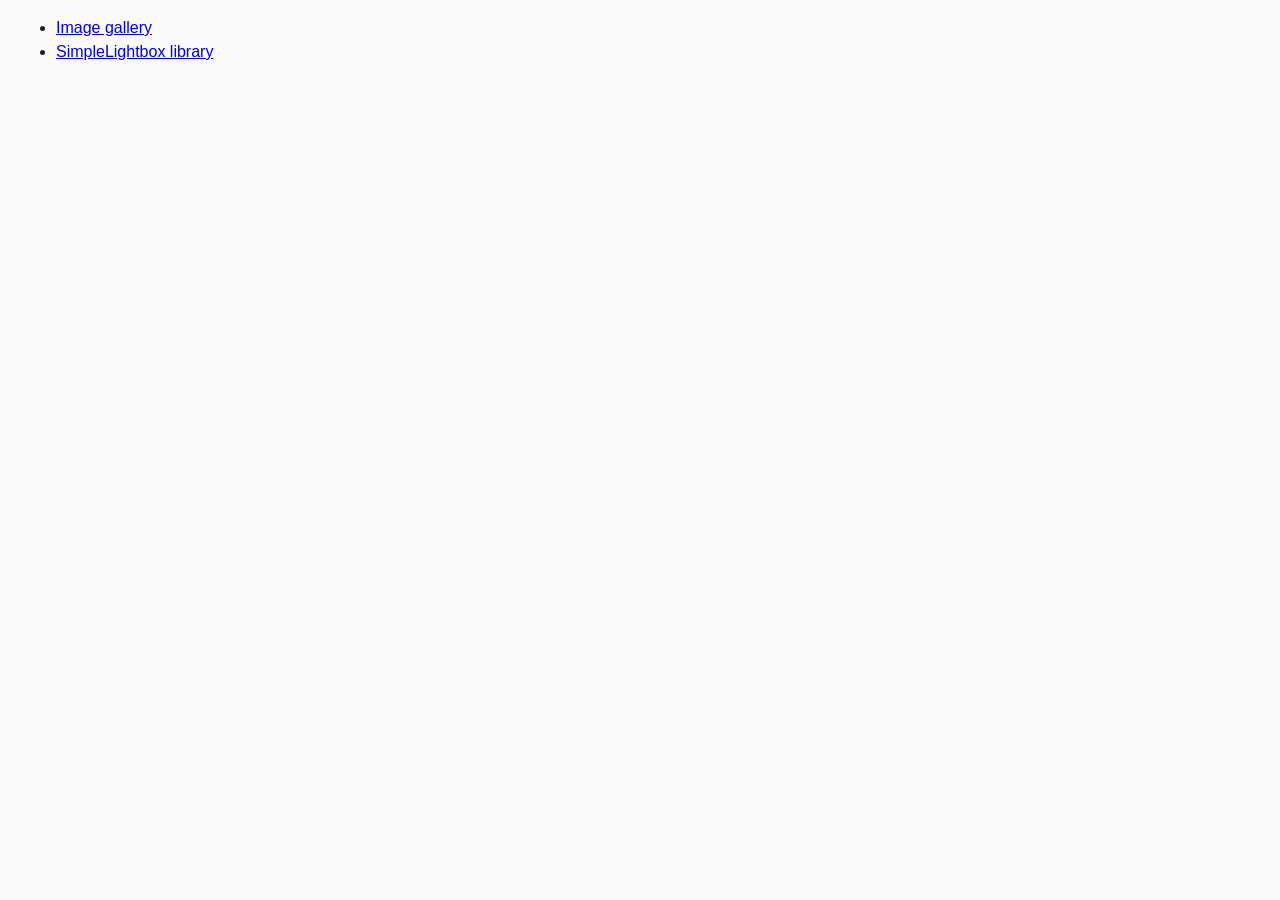
<file: index.html>
<!DOCTYPE html>
<html lang="en">
  <head>
    <meta charset="UTF-8" />
    <meta name="viewport" content="width=device-width, initial-scale=1.0" />
    <meta http-equiv="X-UA-Compatible" content="ie=edge" />
    <title>Homework 7</title>
    <link rel="stylesheet" href="css/common.css" />
  </head>
  <body>
    <ul>
      <li><a href="01-gallery.html">Image gallery</a></li>
      <li><a href="02-lightbox.html">SimpleLightbox library</a></li>
    </ul>
  </body>
</html>
</file>
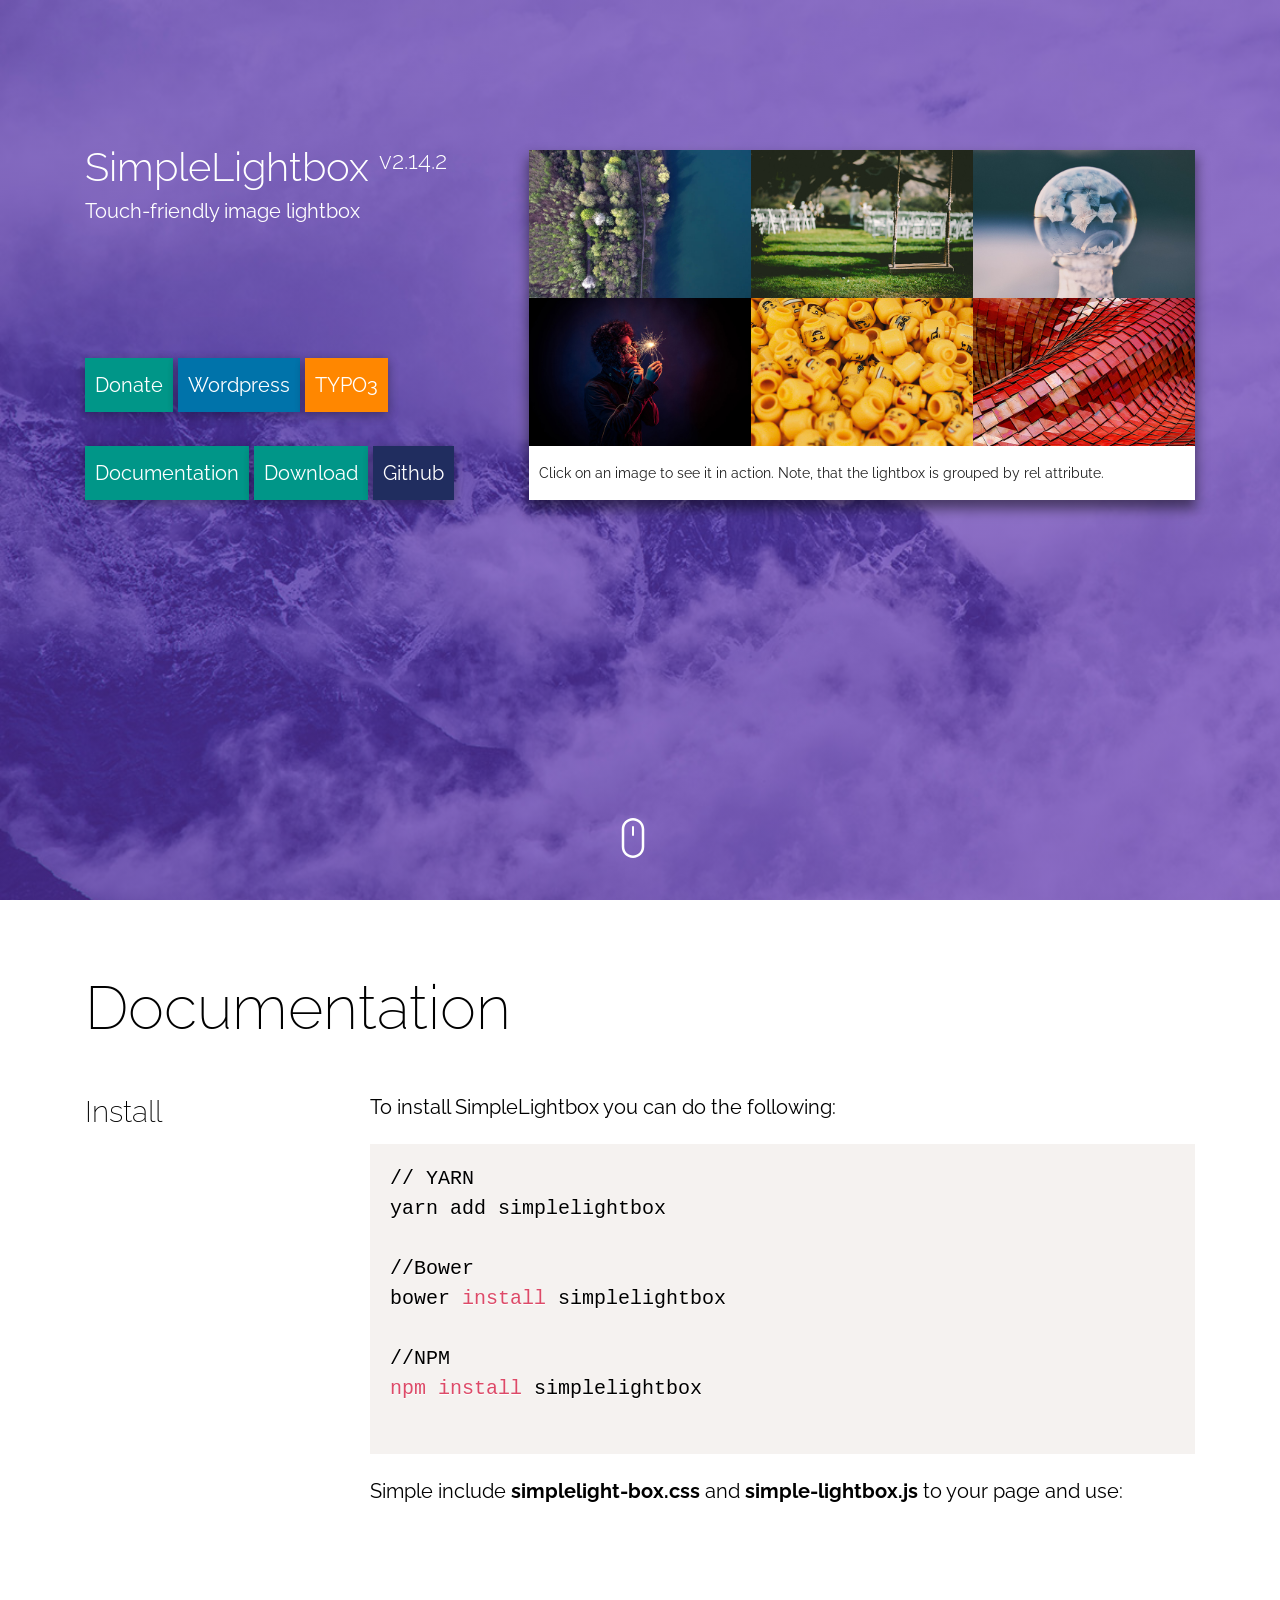
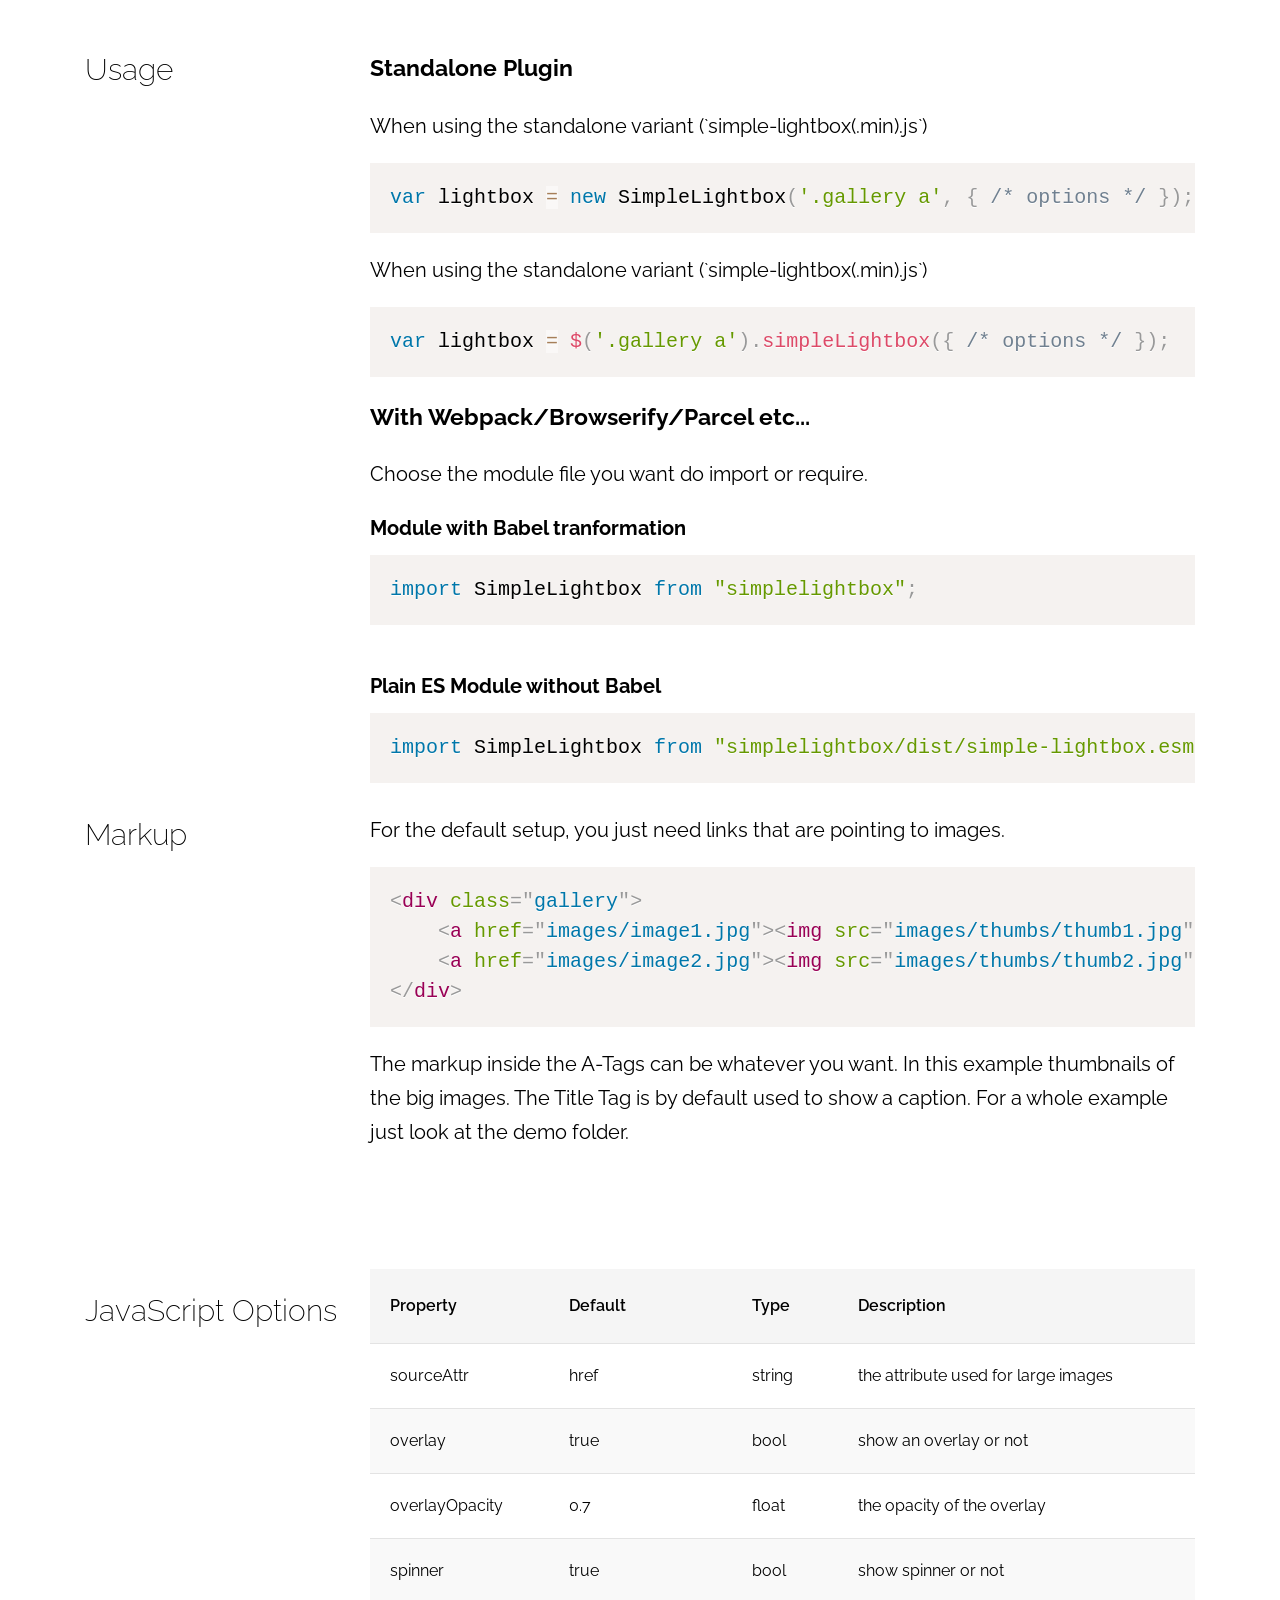
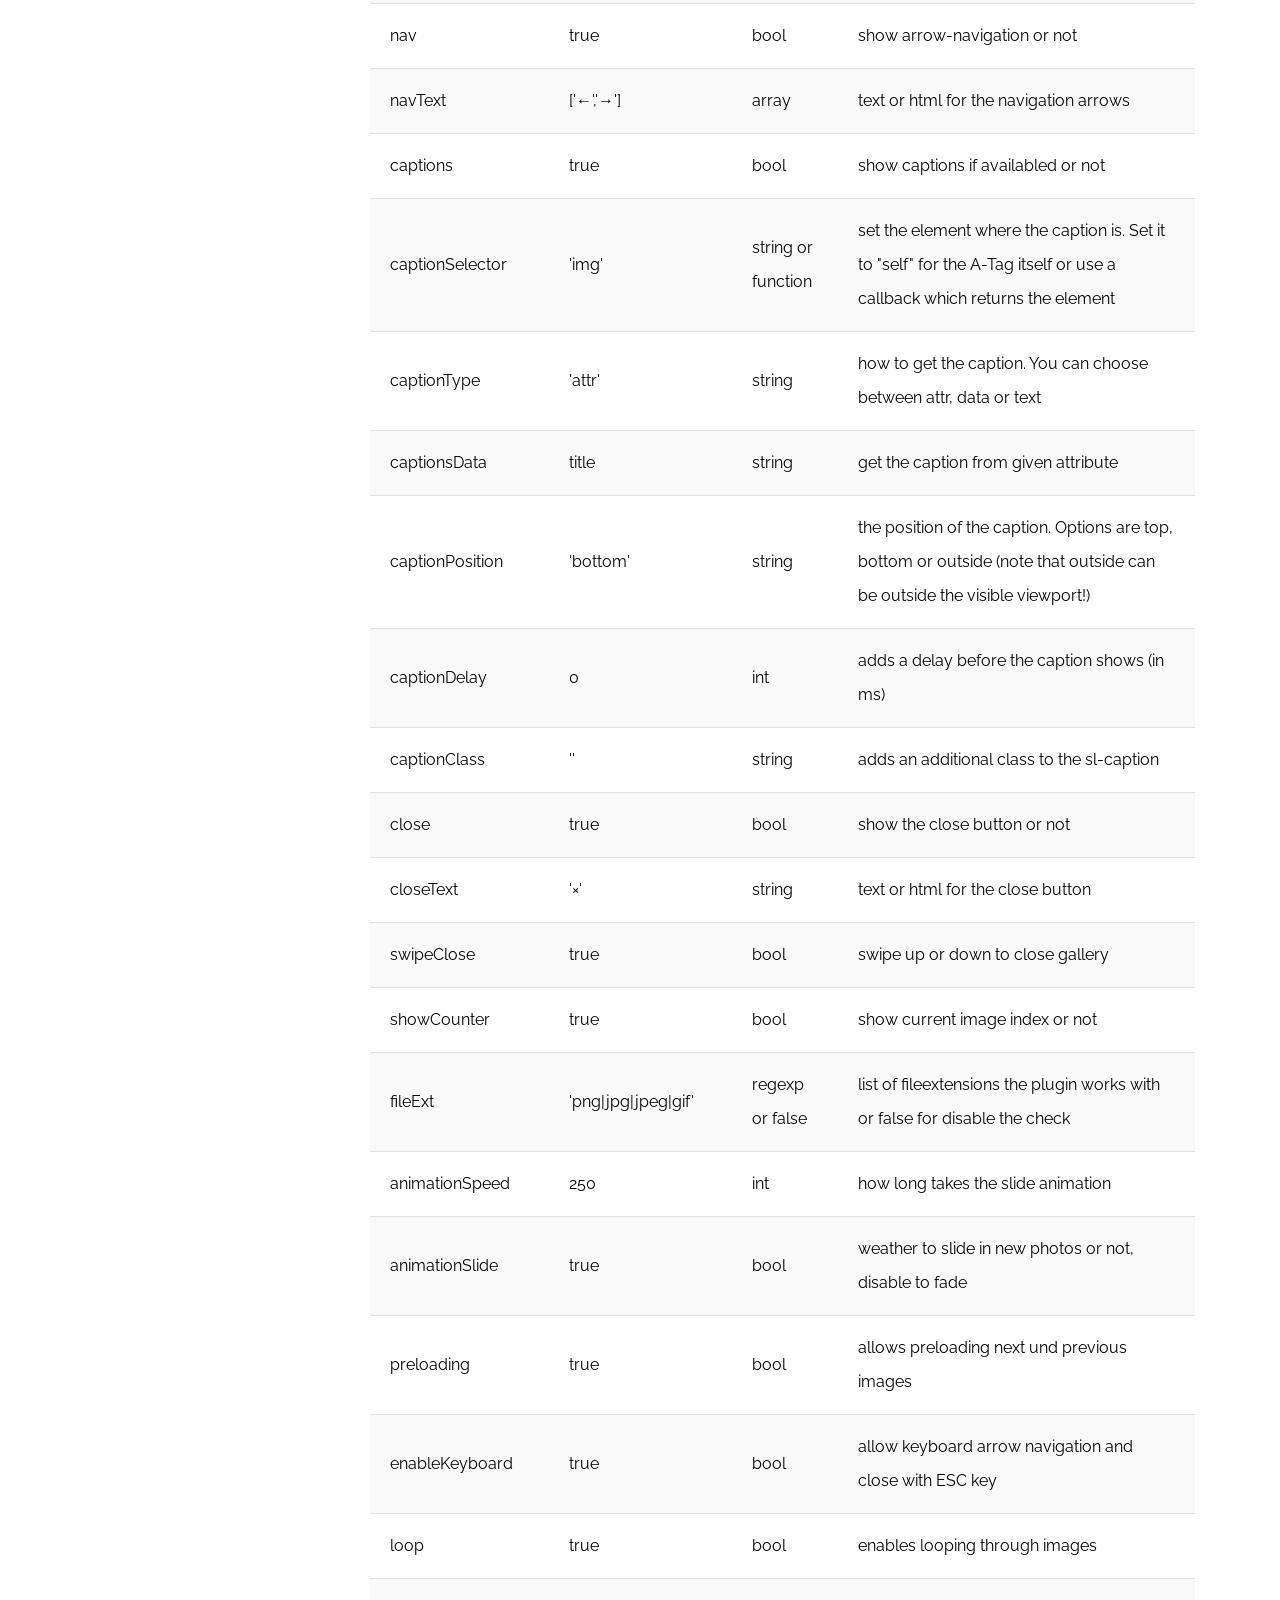
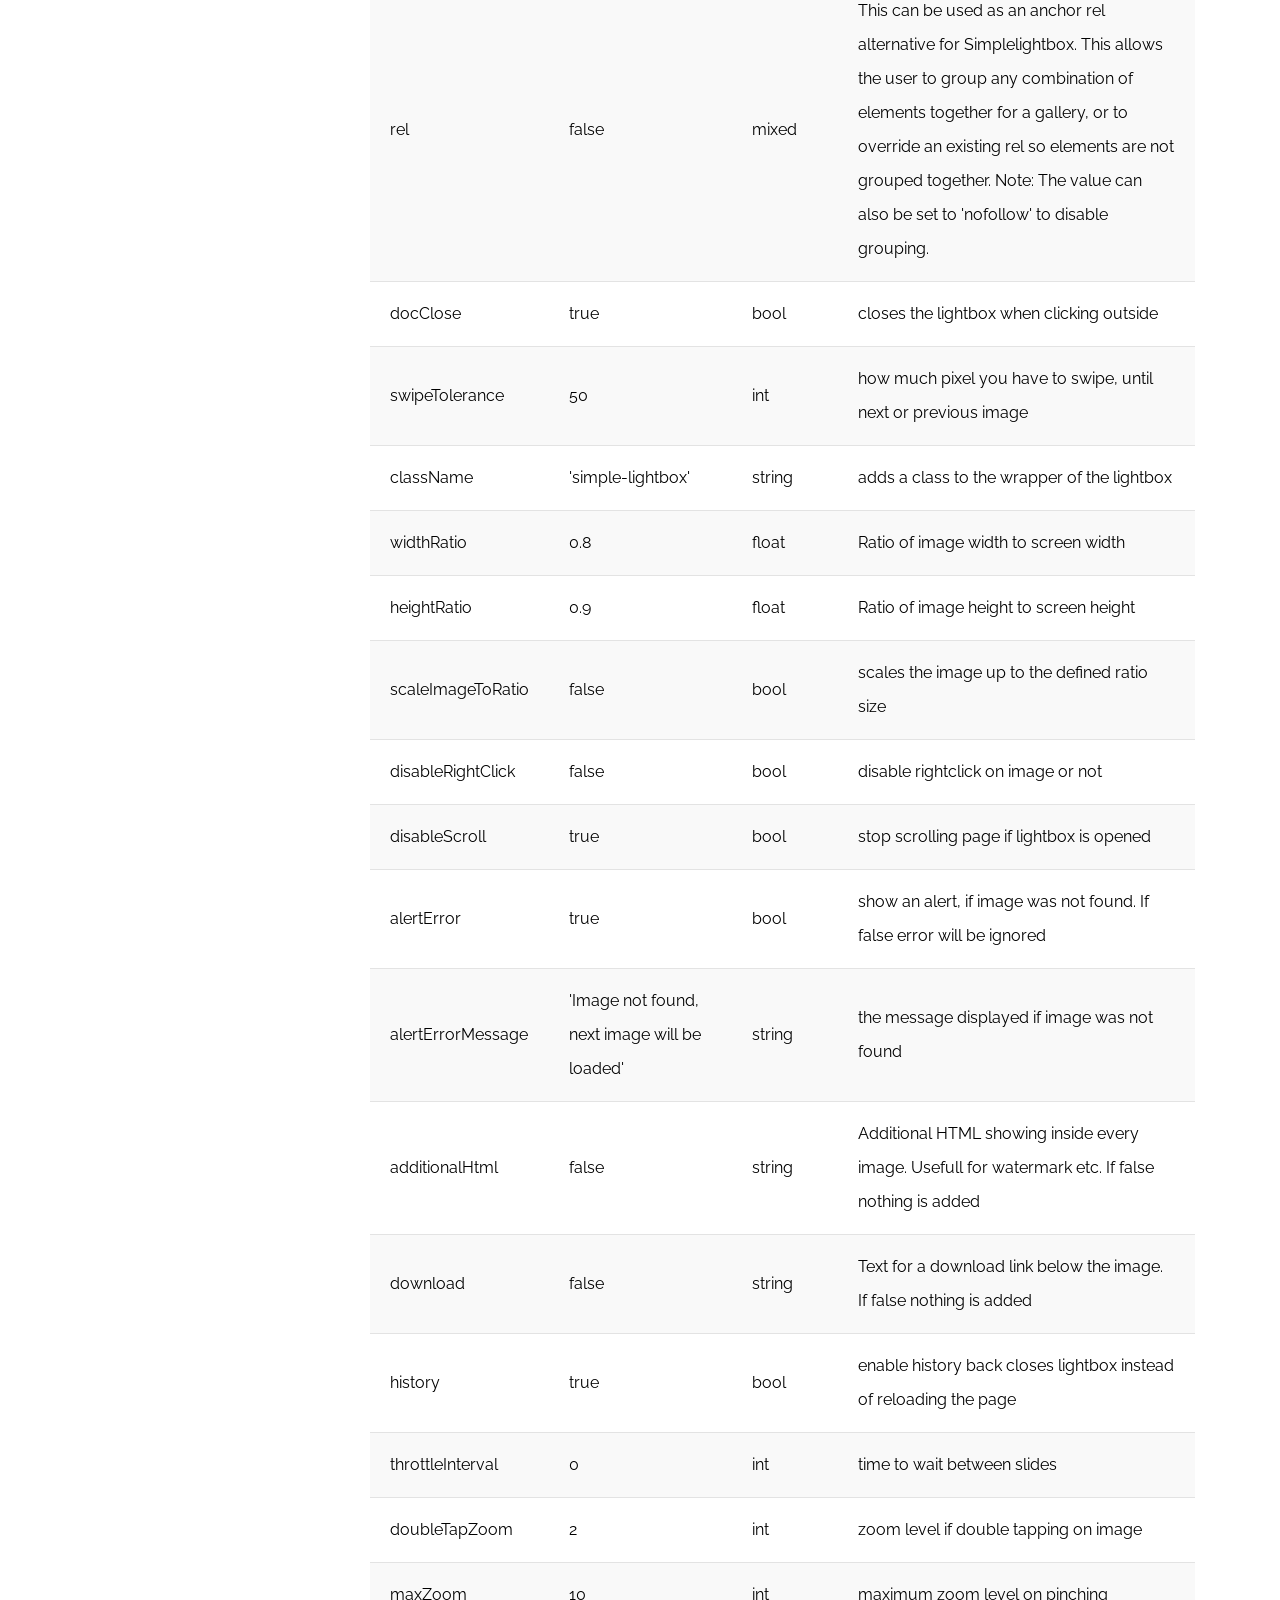
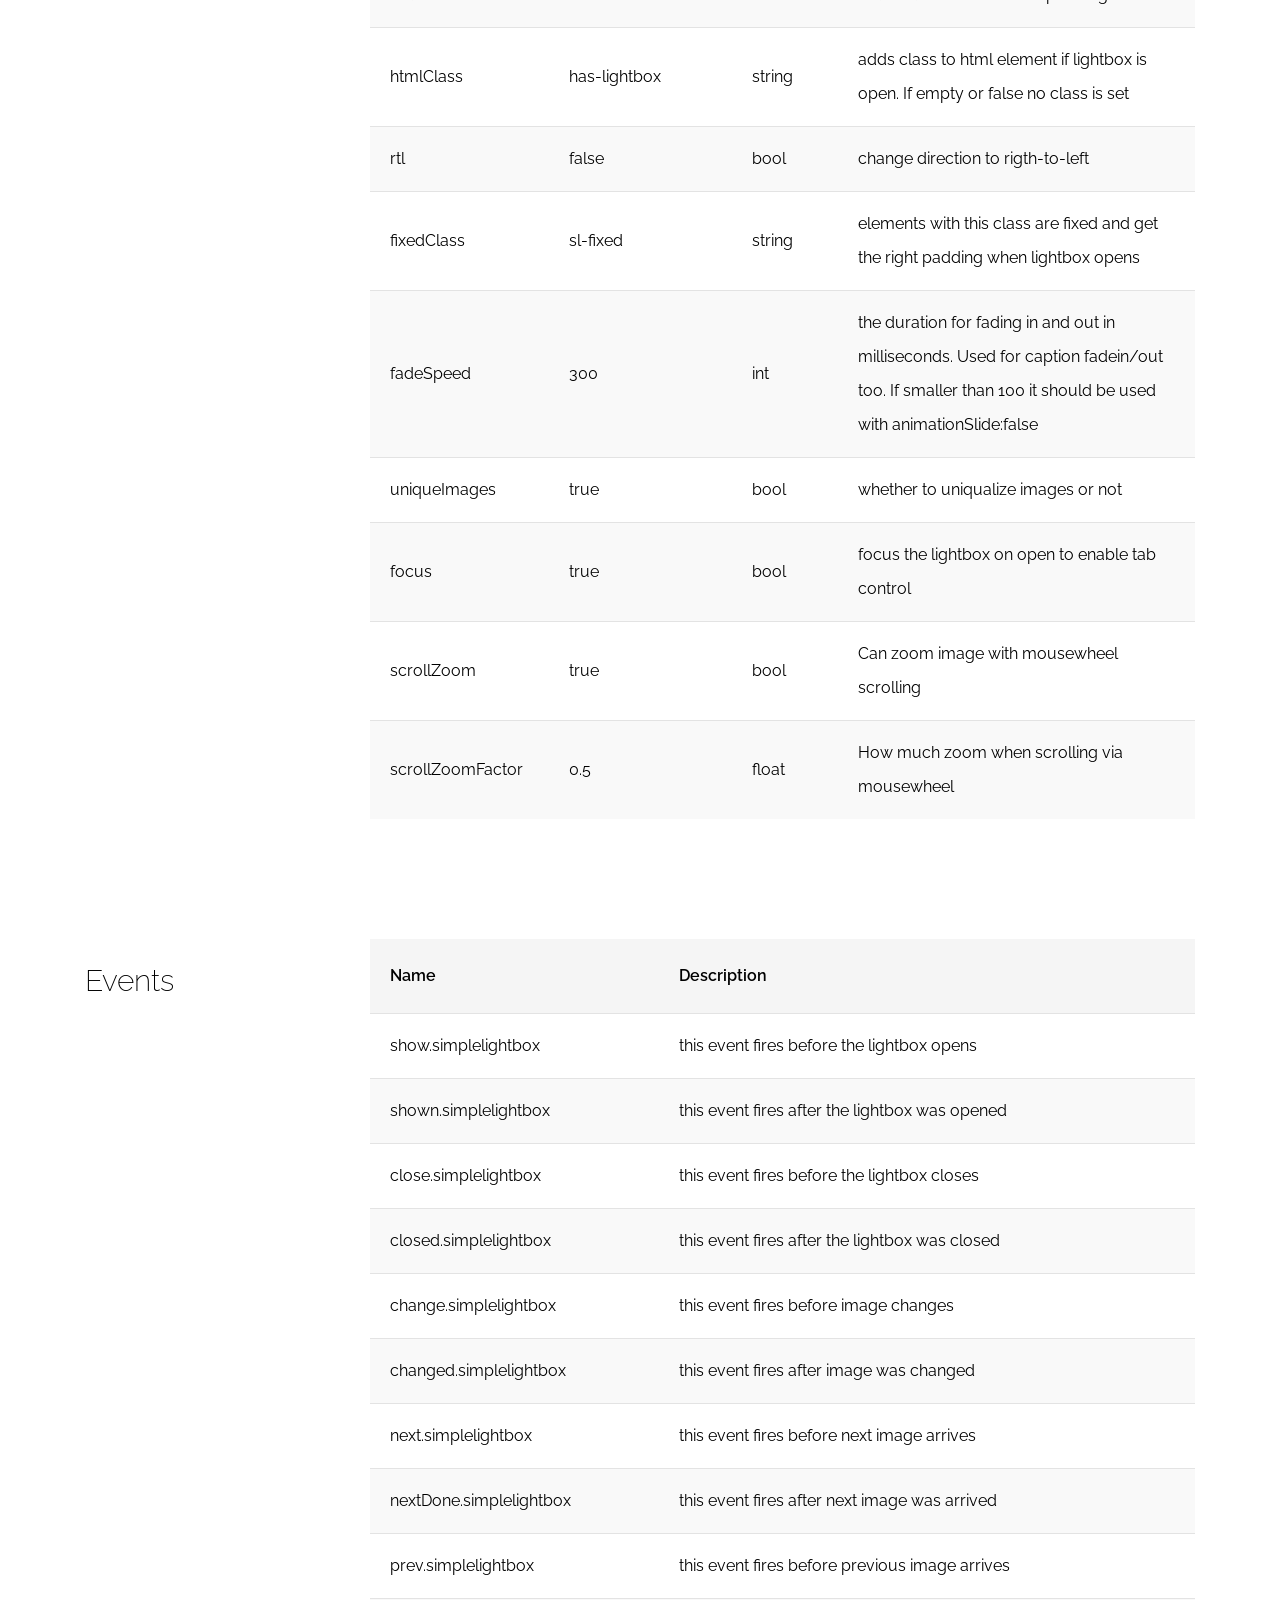
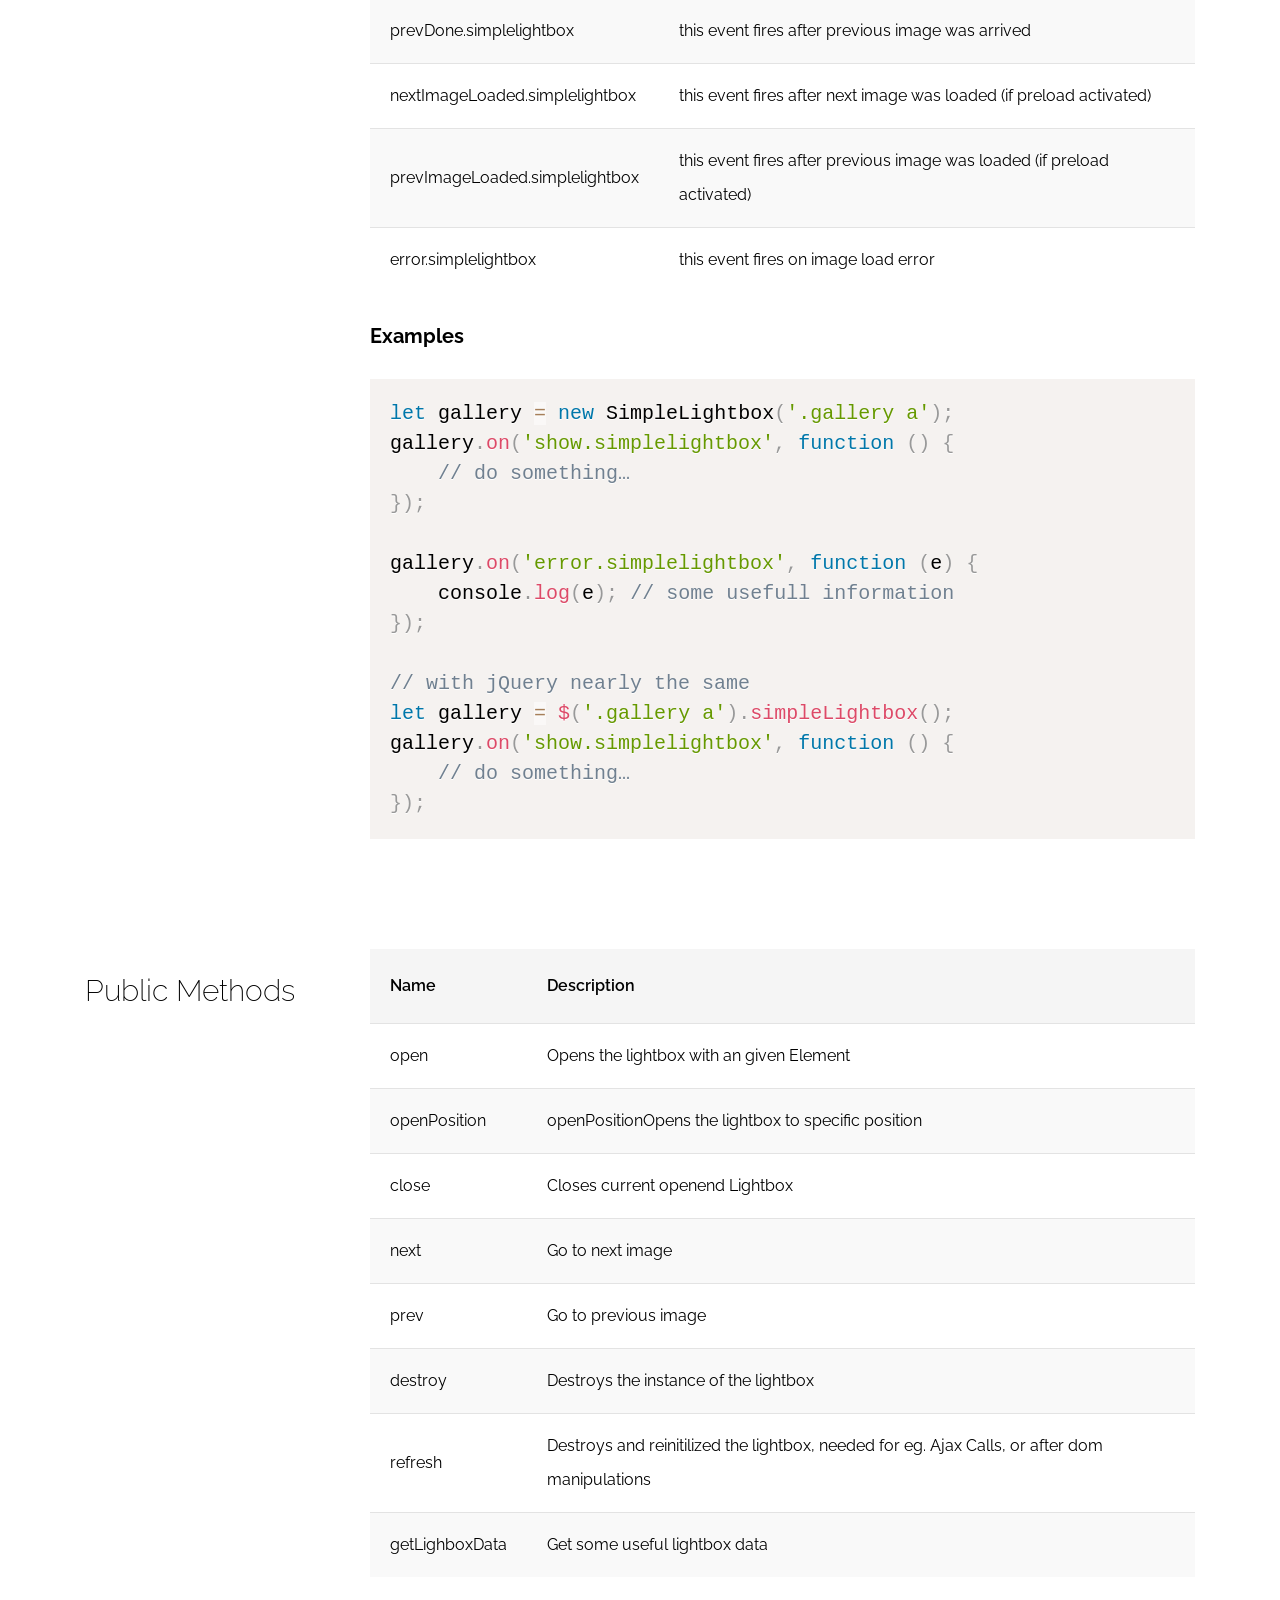
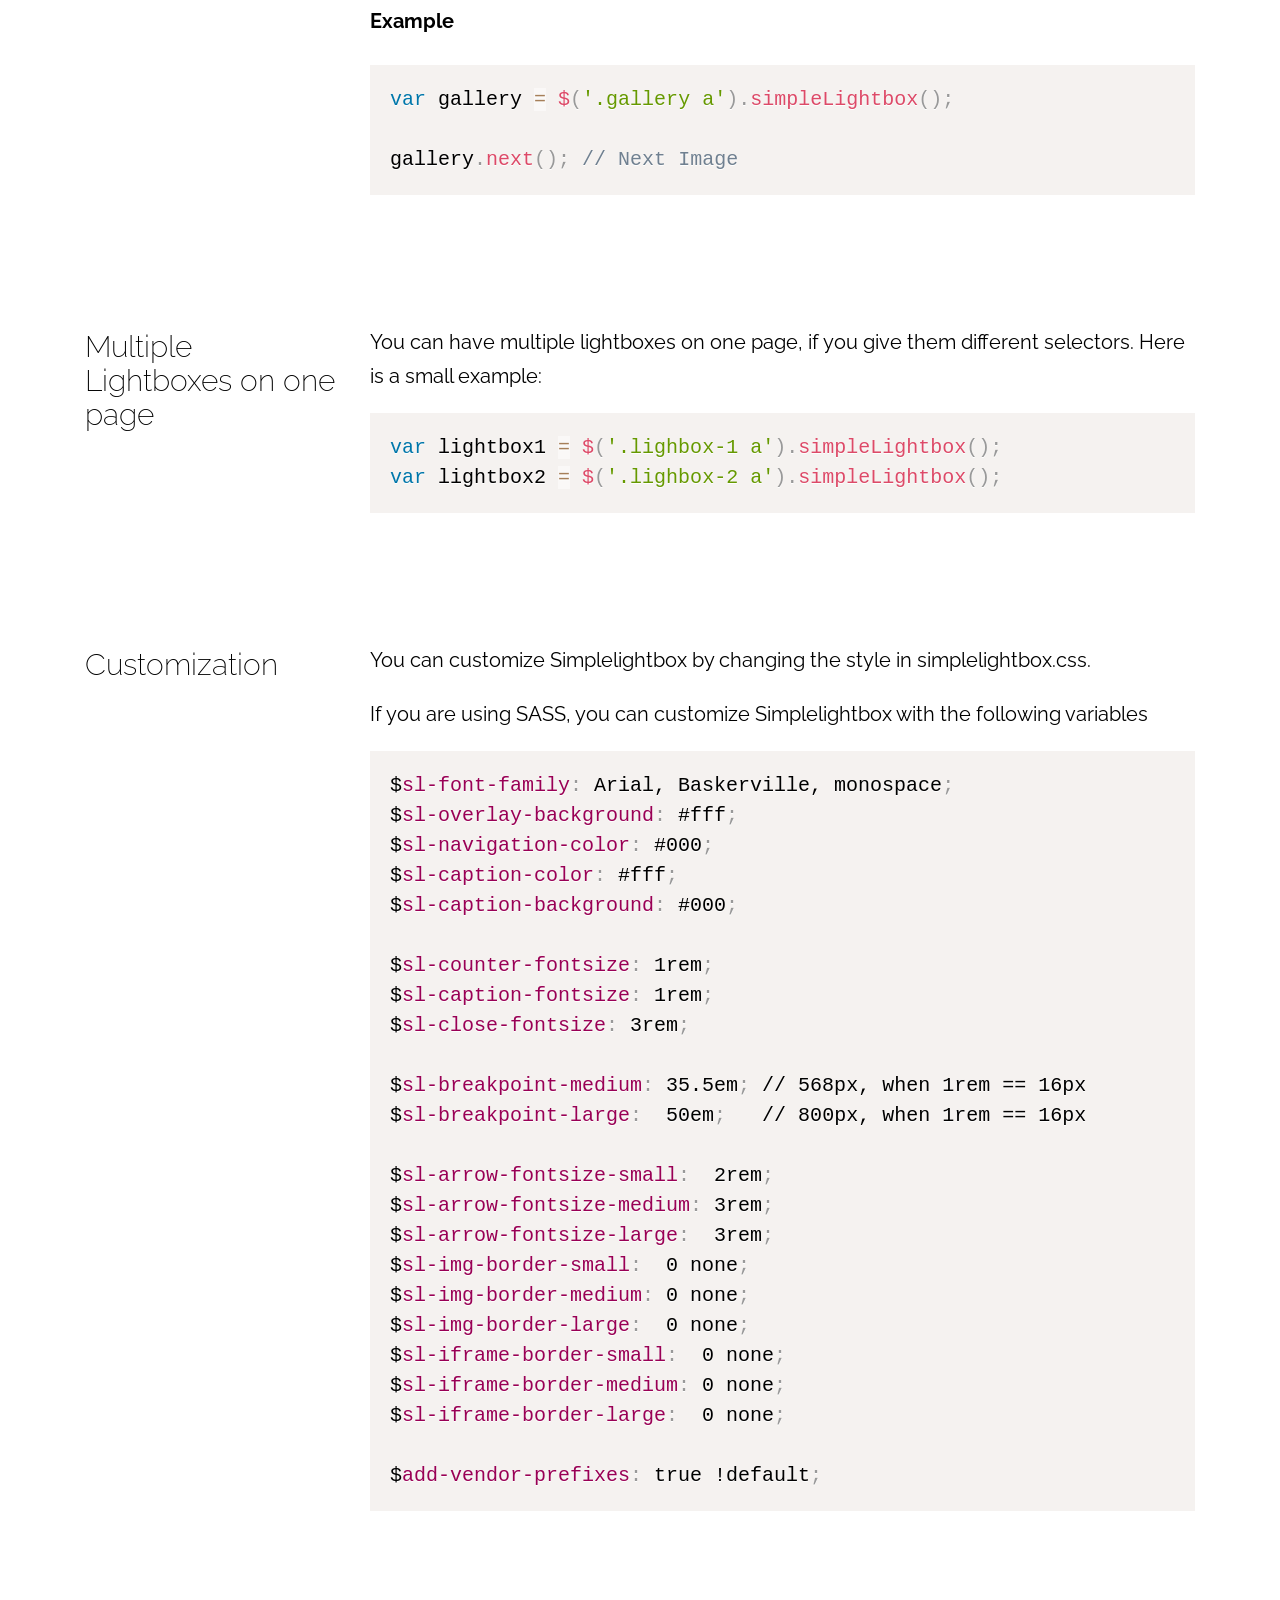
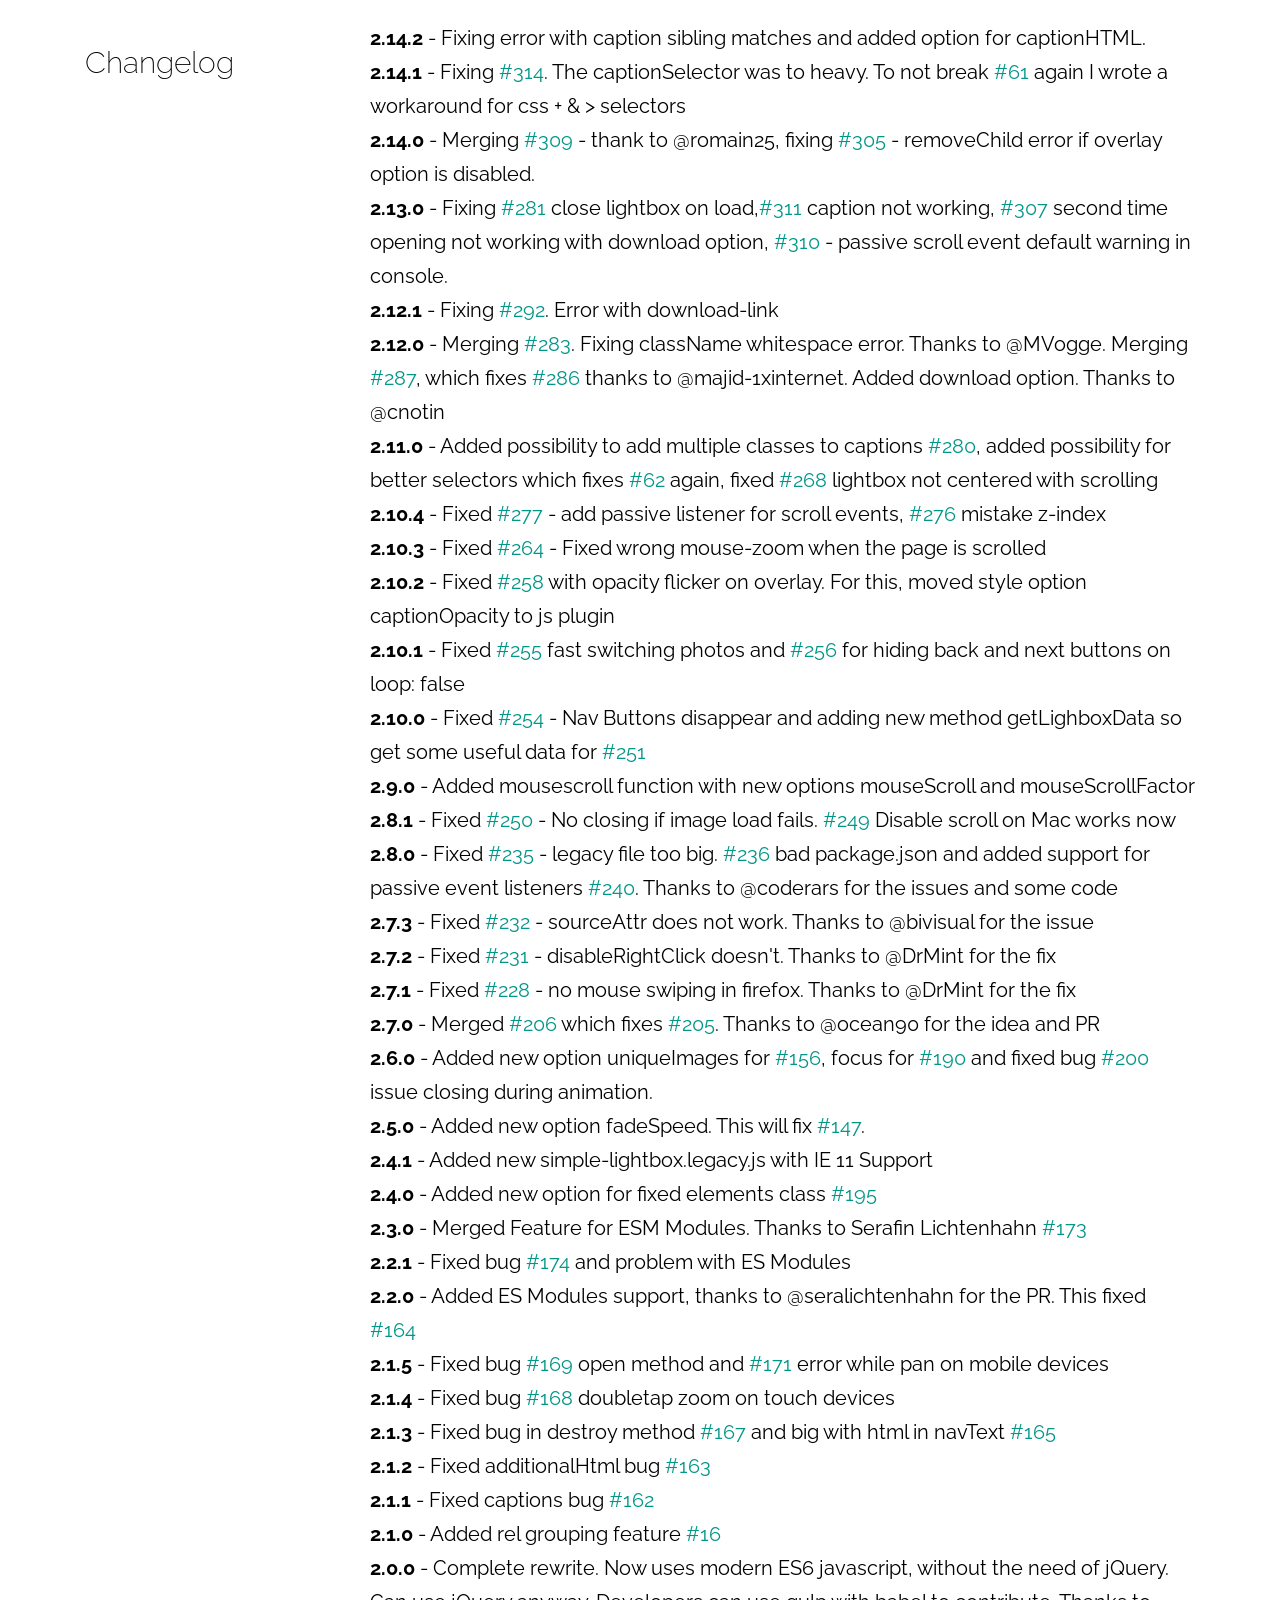
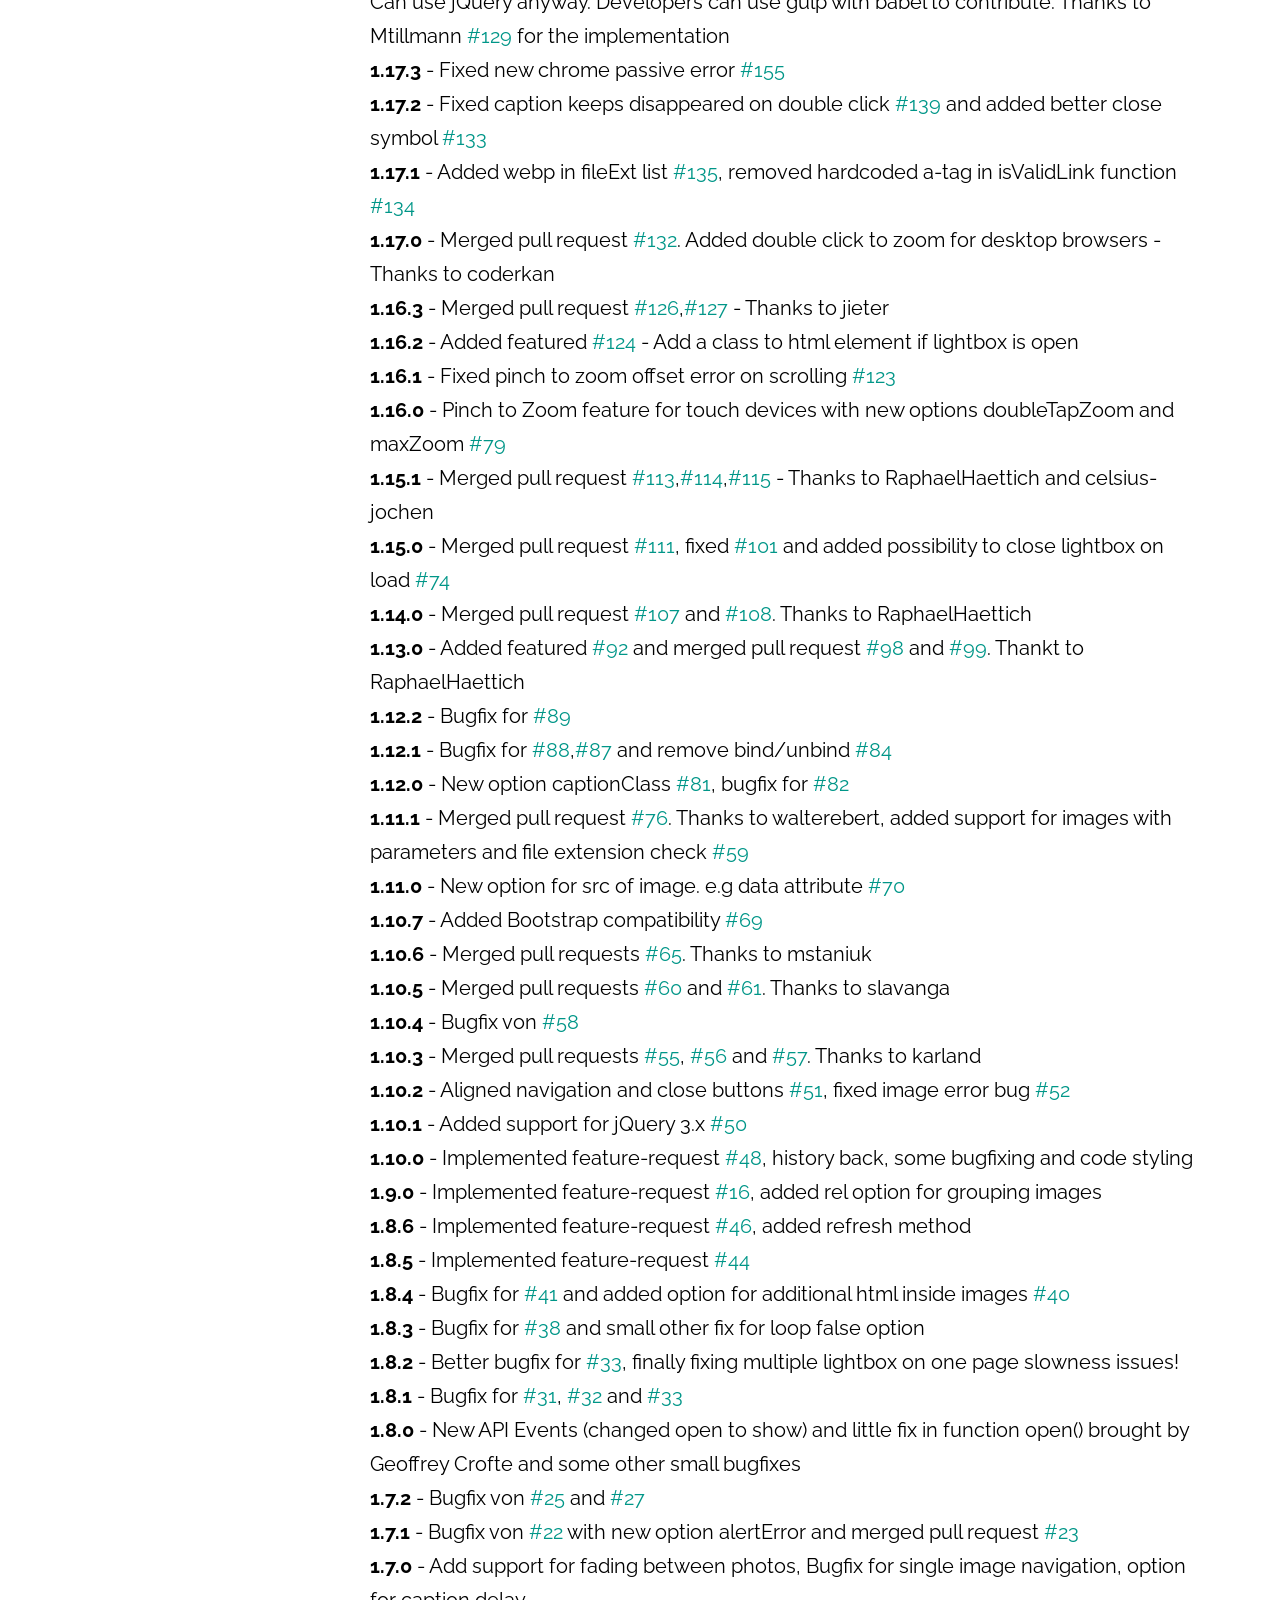
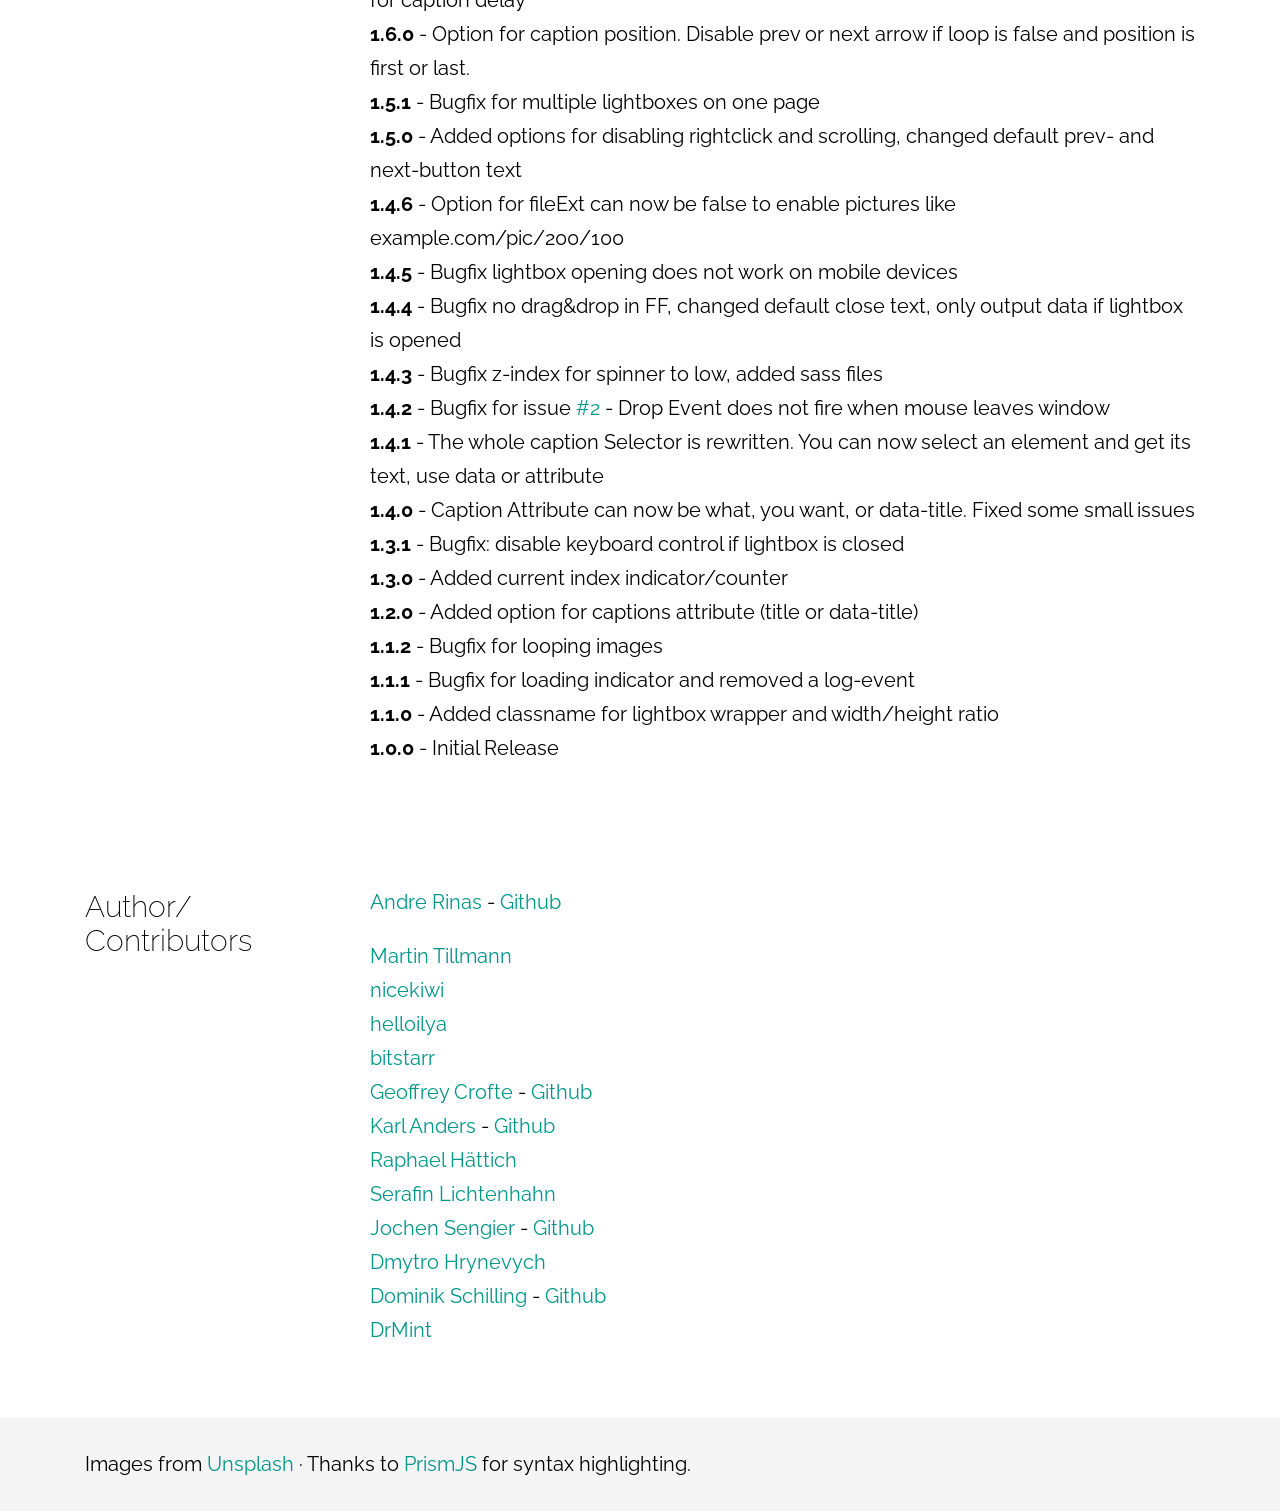
<file: node_modules/simplelightbox/demo/index.html>
<!DOCTYPE html>
<html lang="en">
<head>
<meta charset="utf-8">
<meta content="width=device-width, initial-scale=1, maximum-scale=1, user-scalable=no" name="viewport" />
<link href="https://fonts.googleapis.com/css?family=Raleway:300,400,700" rel="stylesheet">
<link rel="stylesheet" href="../dist/simple-lightbox.css?v2.14.2" />
<link rel="stylesheet" href="demo.css" />
<title>SimpleLightbox by André Rinas</title>
</head>
<body>
<header>
	<div class="gradient"></div>
	<div class="header-container">
		<div class="container demo-container">
			<div class="info">
				<h1>SimpleLightbox <sup>v2.14.2</sup></h1>
				<span class="subline">Touch-friendly image lightbox</span>
				<nav>
					<a class="btn donate" target="_blank" href="https://www.paypal.me/anrinas">Donate</a>
					<a class="btn wordpress" target="_blank" href="https://wordpress.org/plugins/simplelightbox/">Wordpress</a>
					<a class="btn typo3" target="_blank" href="https://extensions.typo3.org/extension/simplelightbox/">TYPO3</a><br><br>
					<a class="btn accent-color scrolllink" href="#documentation">Documentation</a>
					<a class="btn accent-color" target="_blank" href="https://github.com/andreknieriem/simplelightbox/archive/master.zip">Download</a>
					<a class="btn github" target="_blank" href="https://github.com/andreknieriem/simplelightbox">Github</a>
				</nav>
			</div>
			<div class="small-demo">
				<a href="img/full/01.jpg"><img src="img/thumb/01.jpg" title="Drone Photography" alt="" /></a>
				<a rel="rel2" href="img/full/02.jpg"><img src="img/thumb/02.jpg" alt="" /></a>
				<a rel="rel3" href="img/full/03.jpg"><img src="img/thumb/03.jpg" alt="" /></a>
				<a rel="rel2" href="img/full/04.jpg"><img src="img/thumb/04.jpg" alt="" /></a>
				<a rel="rel2" href="img/full/05.jpg"><img src="img/thumb/05.jpg" alt="" title="Lego Heads" /></a>
				<a rel="rel1" href="img/full/06.jpg"><img src="img/thumb/06.jpg" alt="" /></a>
				<div class="clearing"></div>
				<div class="caption">
					Click on an image to see it in action. Note, that the lightbox is grouped by rel attribute.
				</div>
			</div>
			<div class="clearing"></div>
		</div>
		<a class="scroll-hint scrolllink" href="#documentation"><span class="scrollwheel"></span></a>
	</div>
</header>
<div class="flyin-navi sl-fixed">
	<div class="container">
		<ul>
			<li><a class="scrolllink" href="#install">Install</a></li>
			<li><a class="scrolllink" href="#usage">Usage</a></li>
			<li><a class="scrolllink" href="#options">Options</a></li>
			<li><a class="scrolllink" href="#events">Events</a></li>
			<li><a class="scrolllink" href="#publicmethods">Public Methods</a></li>
			<li><a class="scrolllink" href="#multiple">Multiple</a></li>
			<li><a class="scrolllink" href="#customization">Customization</a></li>
		</ul>
	</div>
</div>
<section>
	<div class="container" id="documentation">
		<h1>Documentation</h1>
		<div class="row">
			<div class="col-left" id="install">
				<h2>Install</h2>
			</div>
			<div class="col-right">
				<p>
					To install SimpleLightbox you can do the following:
				</p>
				<pre>
<code class="language-bash">// YARN
yarn add simplelightbox

//Bower
bower install simplelightbox

//NPM
npm install simplelightbox</code>
				</pre>
				<p>
					Simple include <strong>simplelight-box.css</strong> and <strong>simple-lightbox.js</strong> to your page and use:
				</p>
			</div>
		</div>
	</div>
</section>
<section>
	<div class="container">
		<div class="row">
			<div class="col-left" id="usage">
				<h2>Usage</h2>
			</div>
			<div class="col-right">
				<h3>Standalone Plugin</h3>
				<p>
					When using the standalone variant (`simple-lightbox(.min).js`)
				</p>
				<pre class="language-javascript"><code class="language-javascript">var lightbox = new SimpleLightbox('.gallery a', { /* options */ });</code></pre>
				<p>
					When using the standalone variant (`simple-lightbox(.min).js`)
				</p>
				<pre class="language-javascript"><code class="language-javascript">var lightbox = $('.gallery a').simpleLightbox({ /* options */ });</code></pre>

				<h3>With Webpack/Browserify/Parcel etc...</h3>
				<p>Choose the module file you want do import or require.</p>
				<strong>Module with Babel tranformation</strong><br>
				<pre class="language-javascript"><code class="language-javascript">import SimpleLightbox from "simplelightbox";</code></pre>
				<br>
				<strong>Plain ES Module without Babel</strong><br>
				<pre class="language-javascript"><code class="language-javascript">import SimpleLightbox from "simplelightbox/dist/simple-lightbox.esm";</code></pre>
			</div>
		</div>
		<div class="row">
			<div class="col-left" id="usage">
				<h2>Markup</h2>
			</div>
			<div class="col-right">
				<p>For the default setup, you just need links that are pointing to images.</p>
				<pre class="language-markup"><code class="language-markup">&lt;div class="gallery"&gt;
    &lt;a href="images/image1.jpg"&gt;&lt;img src="images/thumbs/thumb1.jpg" alt="" title=""/&gt;&lt;/a&gt;
    &lt;a href="images/image2.jpg"&gt;&lt;img src="images/thumbs/thumb2.jpg" alt="" title="Beautiful Image"/&gt;&lt;/a&gt;
&lt;/div&gt;</code></pre>
				<p>
				The markup inside the A-Tags can be whatever you want. In this example thumbnails of the big images. The Title Tag is by default used to show a caption.
				For a whole example just look at the demo folder.
				</p>
			</div>
		</div>
	</div>
</section>
<section>
	<div class="container">
		<div class="row">
			<div class="col-left" id="options">
				<h2>JavaScript Options</h2>
			</div>
			<div class="col-right">
				<table>
					<thead>
					<tr>
					<th>Property</th>
					<th>Default</th>
					<th>Type</th>
					<th>Description</th>
					</tr>
					</thead>
					<tbody>
					<tr>
					<td>sourceAttr</td>
					<td>href</td>
					<td>string</td>
					<td>the attribute used for large images</td>
					</tr>
					<tr>
					<td>overlay</td>
					<td>true</td>
					<td>bool</td>
					<td>show an overlay or not</td>
					</tr>
					<tr>
					<td>overlayOpacity</td>
					<td>0.7</td>
					<td>float</td>
					<td>the opacity of the overlay</td>
					</tr>
					<tr>
					<td>spinner</td>
					<td>true</td>
					<td>bool</td>
					<td>show spinner or not</td>
					</tr>
					<tr>
					<td>nav</td>
					<td>true</td>
					<td>bool</td>
					<td>show arrow-navigation or not</td>
					</tr>
					<tr>
					<td>navText</td>
					<td>['←','→']</td>
					<td>array</td>
					<td>text or html for the navigation arrows</td>
					</tr>
					<tr>
					<td>captions</td>
					<td>true</td>
					<td>bool</td>
					<td>show captions if availabled or not</td>
					</tr>
					<tr>
					<td>captionSelector</td>
					<td>'img'</td>
					<td>string or function</td>
					<td>set the element where the caption is. Set it to "self" for the A-Tag itself or use a callback which returns the element</td>
					</tr>
					<tr>
					<td>captionType</td>
					<td>'attr'</td>
					<td>string</td>
					<td>how to get the caption. You can choose between attr, data or text</td>
					</tr>
					<tr>
					<td>captionsData</td>
					<td>title</td>
					<td>string</td>
					<td>get the caption from given attribute</td>
					</tr>
					<tr>
					<td>captionPosition</td>
					<td>'bottom'</td>
					<td>string</td>
					<td>the position of the caption. Options are top, bottom or outside (note that outside can be outside the visible viewport!)</td>
					</tr>
					<tr>
					<td>captionDelay</td>
					<td>0</td>
					<td>int</td>
					<td>adds a delay before the caption shows (in ms)</td>
					</tr>
					<tr>
					<td>captionClass</td>
					<td>''</td>
					<td>string</td>
					<td>adds an additional class to the sl-caption</td>
					</tr>
					<tr>
					<td>close</td>
					<td>true</td>
					<td>bool</td>
					<td>show the close button or not</td>
					</tr>
					<tr>
					<td>closeText</td>
					<td>'×'</td>
					<td>string</td>
					<td>text or html for the close button</td>
					</tr>
					<tr>
					<td>swipeClose</td>
					<td>true</td>
					<td>bool</td>
					<td>swipe up or down to close gallery</td>
					</tr>
					<tr>
					<td>showCounter</td>
					<td>true</td>
					<td>bool</td>
					<td>show current image index or not</td>
					</tr>
					<tr>
					<td>fileExt</td>
					<td>'png|jpg|jpeg|gif'</td>
					<td>regexp or false</td>
					<td>list of fileextensions the plugin works with or false for disable the check</td>
					</tr>
					<tr>
					<td>animationSpeed</td>
					<td>250</td>
					<td>int</td>
					<td>how long takes the slide animation</td>
					</tr>
					<tr>
					<td>animationSlide</td>
					<td>true</td>
					<td>bool</td>
					<td>weather to slide in new photos or not, disable to fade</td>
					</tr>
					<tr>
					<td>preloading</td>
					<td>true</td>
					<td>bool</td>
					<td>allows preloading next und previous images</td>
					</tr>
					<tr>
					<td>enableKeyboard</td>
					<td>true</td>
					<td>bool</td>
					<td>allow keyboard arrow navigation and close with ESC key</td>
					</tr>
					<tr>
					<td>loop</td>
					<td>true</td>
					<td>bool</td>
					<td>enables looping through images</td>
					</tr>
					<tr>
					<td>rel</td>
					<td>false</td>
					<td>mixed</td>
					<td>This can be used as an anchor rel alternative for Simplelightbox. This allows the user to group any combination of elements together for a gallery, or to override an existing rel so elements are not grouped together. Note: The value can also be set to 'nofollow' to disable grouping.</td>
					</tr>
					<tr>
					<td>docClose</td>
					<td>true</td>
					<td>bool</td>
					<td>closes the lightbox when clicking outside</td>
					</tr>
					<tr>
					<td>swipeTolerance</td>
					<td>50</td>
					<td>int</td>
					<td>how much pixel you have to swipe, until next or previous image</td>
					</tr>
					<tr>
					<td>className</td>
					<td>'simple-lightbox'</td>
					<td>string</td>
					<td>adds a class to the wrapper of the lightbox</td>
					</tr>
					<tr>
					<td>widthRatio</td>
					<td>0.8</td>
					<td>float</td>
					<td>Ratio of image width to screen width</td>
					</tr>
					<tr>
					<td>heightRatio</td>
					<td>0.9</td>
					<td>float</td>
					<td>Ratio of image height to screen height</td>
					</tr>
					<td>scaleImageToRatio</td>
					<td>false</td>
					<td>bool</td>
					<td>scales the image up to the defined ratio size</td>
					</tr>
					<tr>
					<td>disableRightClick</td>
					<td>false</td>
					<td>bool</td>
					<td>disable rightclick on image or not</td>
					</tr>
					<tr>
					<td>disableScroll</td>
					<td>true</td>
					<td>bool</td>
					<td>stop scrolling page if lightbox is opened</td>
					</tr>
					<tr>
					<td>alertError</td>
					<td>true</td>
					<td>bool</td>
					<td>show an alert, if image was not found. If false error will be ignored</td>
					</tr>
					<tr>
					<td>alertErrorMessage</td>
					<td>'Image not found, next image will be loaded'</td>
					<td>string</td>
					<td>the message displayed if image was not found</td>
					</tr>
					<tr>
					<td>additionalHtml</td>
					<td>false</td>
					<td>string</td>
					<td>Additional HTML showing inside every image. Usefull for watermark etc. If false nothing is added</td>
					</tr>
					<tr>
					<td>download</td>
					<td>false</td>
					<td>string</td>
					<td>Text for a download link below the image. If false nothing is added</td>
					</tr>
					<tr>
					<td>history</td>
					<td>true</td>
					<td>bool</td>
					<td>enable history back closes lightbox instead of reloading the page</td>
					</tr>
					<tr>
					<td>throttleInterval</td>
					<td>0</td>
					<td>int</td>
					<td>time to wait between slides</td>
					</tr>
					<tr>
					<td>doubleTapZoom</td>
					<td>2</td>
					<td>int</td>
					<td>zoom level if double tapping on image</td>
					</tr>
					<tr>
					<td>maxZoom</td>
					<td>10</td>
					<td>int</td>
					<td>maximum zoom level on pinching</td>
					</tr>
					<tr>
					<td>htmlClass</td>
					<td>has-lightbox</td>
					<td>string</td>
					<td>adds class to html element if lightbox is open. If empty or false no class is set</td>
					</tr>
					<tr>
					<td>rtl</td>
					<td>false</td>
					<td>bool</td>
					<td>change direction to rigth-to-left</td>
					</tr>
					<tr>
					<td>fixedClass</td>
					<td>sl-fixed</td>
					<td>string</td>
					<td>elements with this class are fixed and get the right padding when lightbox opens</td>
					</tr>
					<tr>
					<td>fadeSpeed</td>
					<td>300</td>
					<td>int</td>
					<td>the duration for fading in and out in milliseconds. Used for caption fadein/out too. If smaller than 100 it should be used with animationSlide:false</td>
					</tr>
					<tr>
					<td>uniqueImages</td>
					<td>true</td>
					<td>bool</td>
					<td>whether to uniqualize images or not</td>
					</tr>
					<tr>
					<td>focus</td>
					<td>true</td>
					<td>bool</td>
					<td>focus the lightbox on open to enable tab control</td>
					</tr>
					<tr>
					<td>scrollZoom</td>
					<td>true</td>
					<td>bool</td>
					<td>Can zoom image with mousewheel scrolling</td>
					</tr>
					<tr>
					<td>scrollZoomFactor</td>
					<td>0.5</td>
					<td>float</td>
					<td>How much zoom when scrolling via mousewheel</td>
					</tr>
					</tbody>
					</table>
			</div>
		</div>
	</div>
</section>
<section>
	<div class="container">
		<div class="row">
			<div class="col-left" id="events">
				<h2>Events</h2>
			</div>
			<div class="col-right">
				<table>
				<thead>
				<tr>
				<th>Name</th>
				<th>Description</th>
				</tr>
				</thead>
				<tbody>
				<tr>
				<td>show.simplelightbox</td>
				<td>this event fires before the lightbox opens</td>
				</tr>
				<tr>
				<td>shown.simplelightbox</td>
				<td>this event fires after the lightbox was opened</td>
				</tr>
				<tr>
				<td>close.simplelightbox</td>
				<td>this event fires before the lightbox closes</td>
				</tr>
				<tr>
				<td>closed.simplelightbox</td>
				<td>this event fires after the lightbox was closed</td>
				</tr>
				<tr>
				<td>change.simplelightbox</td>
				<td>this event fires before image changes</td>
				</tr>
				<tr>
				<td>changed.simplelightbox</td>
				<td>this event fires after image was changed</td>
				</tr>
				<tr>
				<td>next.simplelightbox</td>
				<td>this event fires before next image arrives</td>
				</tr>
				<tr>
				<td>nextDone.simplelightbox</td>
				<td>this event fires after next image was arrived</td>
				</tr>
				<tr>
				<td>prev.simplelightbox</td>
				<td>this event fires before previous image arrives</td>
				</tr>
				<tr>
				<td>prevDone.simplelightbox</td>
				<td>this event fires after previous image was arrived</td>
				</tr>
				<tr>
				<td>nextImageLoaded.simplelightbox</td>
				<td>this event fires after next image was loaded (if preload activated)</td>
				</tr>
				<tr>
				<td>prevImageLoaded.simplelightbox</td>
				<td>this event fires after previous image was loaded (if preload activated)</td>
				</tr>
				<tr>
				<td>error.simplelightbox</td>
				<td>this event fires on image load error</td>
				</tr>
				</tbody>
				</table>
				<h4>Examples</h4>
				<pre><code class="language-javascript">let gallery = new SimpleLightbox('.gallery a');
gallery.on('show.simplelightbox', function () {
	// do something…
});

gallery.on('error.simplelightbox', function (e) {
	console.log(e); // some usefull information
});

// with jQuery nearly the same
let gallery = $('.gallery a').simpleLightbox();
gallery.on('show.simplelightbox', function () {
	// do something…
});</code></pre>
			</div>
		</div>
	</div>
</section>
<section>
	<div class="container">
		<div class="row">
			<div class="col-left" id="publicmethods">
				<h2>Public Methods</h2>
			</div>
			<div class="col-right">
				<table>
<thead>
<tr>
<th>Name</th>
<th>Description</th>
</tr>
</thead>
<tbody>
<tr>
<td>open</td>
<td>Opens the lightbox with an given Element</td>
</tr>
<tr>
<td>openPosition</td>
<td>openPositionOpens the lightbox to specific position</td>
</tr>
<tr>
<td>close</td>
<td>Closes current openend Lightbox</td>
</tr>
<tr>
<td>next</td>
<td>Go to next image</td>
</tr>
<tr>
<td>prev</td>
<td>Go to previous image</td>
</tr>
<tr>
<td>destroy</td>
<td>Destroys the instance of  the lightbox</td>
</tr>
<tr>
<td>refresh</td>
<td>Destroys and reinitilized the lightbox, needed for eg. Ajax Calls, or after dom manipulations</td>
</tr>
<tr>
<td>getLighboxData</td>
<td>Get some useful lightbox data</td>
</tr>
</tbody>
</table>
<h4>Example</h4>
<pre>
<code class="language-javascript">var gallery = $('.gallery a').simpleLightbox();

gallery.next(); // Next Image</code>
</pre>
			</div>
		</div>
	</div>
</section>
<section>
	<div class="container">
		<div class="row">
			<div class="col-left" id="multiple">
				<h2>Multiple Lightboxes on one page</h2>
			</div>
			<div class="col-right">
				<p>
					You can have multiple lightboxes on one page, if you give them different selectors. Here is a small example:
				</p>
<pre>
<code class="language-javascript">var lightbox1 = $('.lighbox-1 a').simpleLightbox();
var lightbox2 = $('.lighbox-2 a').simpleLightbox();</code>
</pre>
			</div>
		</div>
	</div>
</section>
<section>
	<div class="container">
		<div class="row">
			<div class="col-left" id="customization">
				<h2>Customization</h2>
			</div>
			<div class="col-right">
				<p>
					You can customize Simplelightbox by changing the style in simplelightbox.css.
				</p>
				<p>
					If you are using SASS, you can customize Simplelightbox with the following variables
				</p>
<pre>
<code class="language-css">$sl-font-family: Arial, Baskerville, monospace;
$sl-overlay-background: #fff;
$sl-navigation-color: #000;
$sl-caption-color: #fff;
$sl-caption-background: #000;

$sl-counter-fontsize: 1rem;
$sl-caption-fontsize: 1rem;
$sl-close-fontsize: 3rem;

$sl-breakpoint-medium: 35.5em; // 568px, when 1rem == 16px
$sl-breakpoint-large:  50em;   // 800px, when 1rem == 16px

$sl-arrow-fontsize-small:  2rem;
$sl-arrow-fontsize-medium: 3rem;
$sl-arrow-fontsize-large:  3rem;
$sl-img-border-small:  0 none;
$sl-img-border-medium: 0 none;
$sl-img-border-large:  0 none;
$sl-iframe-border-small:  0 none;
$sl-iframe-border-medium: 0 none;
$sl-iframe-border-large:  0 none;

$add-vendor-prefixes: true !default;</code>
</pre>
			</div>
		</div>
	</div>
</section>
<section class="changelog">
	<div class="container">
		<div class="row">
			<div class="col-left">
				<h2>Changelog</h2>
			</div>
			<div class="col-right">
				<strong>2.14.2</strong> - Fixing error with caption sibling matches and added option for captionHTML.<br />
				<strong>2.14.1</strong> - Fixing #314. The captionSelector was to heavy. To not break #61 again I wrote a workaround for css + & > selectors<br />
				<strong>2.14.0</strong> - Merging #309 - thank to @romain25, fixing #305 - removeChild error if overlay option is disabled.<br />
				<strong>2.13.0</strong> - Fixing #281 close lightbox on load,#311 caption not working, #307 second time opening not working with download option, #310 - passive scroll event default warning in console.<br />
				<strong>2.12.1</strong> - Fixing #292. Error with download-link<br />
				<strong>2.12.0</strong> - Merging #283. Fixing className whitespace error. Thanks to @MVogge. Merging #287, which fixes #286 thanks to @majid-1xinternet. Added download option. Thanks to @cnotin<br />
				<strong>2.11.0</strong> - Added possibility to add multiple classes to captions #280, added possibility for better selectors which fixes #62 again, fixed #268 lightbox not centered with scrolling<br />
				<strong>2.10.4</strong> - Fixed #277 - add passive listener for scroll events, #276 mistake z-index<br />
				<strong>2.10.3</strong> - Fixed #264 - Fixed wrong mouse-zoom when the page is scrolled<br />
				<strong>2.10.2</strong> - Fixed #258 with opacity flicker on overlay. For this, moved style option captionOpacity to js plugin<br />
				<strong>2.10.1</strong> - Fixed #255 fast switching photos and #256 for hiding back and next buttons on loop: false<br />
				<strong>2.10.0</strong> - Fixed #254 - Nav Buttons disappear and adding new method getLighboxData so get some useful data for #251<br />
				<strong>2.9.0</strong> - Added mousescroll function with new options mouseScroll and mouseScrollFactor<br />
				<strong>2.8.1</strong> - Fixed #250 - No closing if image load fails. #249 Disable scroll on Mac works now<br />
				<strong>2.8.0</strong> - Fixed #235 - legacy file too big. #236 bad package.json and added support for passive event listeners #240. Thanks to @coderars for the issues and some code<br />
				<strong>2.7.3</strong> - Fixed #232 - sourceAttr does not work. Thanks to @bivisual for the issue<br />
				<strong>2.7.2</strong> - Fixed #231 - disableRightClick doesn't. Thanks to @DrMint for the fix<br />
				<strong>2.7.1</strong> - Fixed #228 - no mouse swiping in firefox. Thanks to @DrMint for the fix<br />
				<strong>2.7.0</strong> - Merged #206 which fixes #205. Thanks to @ocean90 for the idea and PR<br />
				<strong>2.6.0</strong> - Added new option uniqueImages for #156, focus for #190 and fixed bug #200 issue closing during animation.<br />
				<strong>2.5.0</strong> - Added new option fadeSpeed. This will fix #147.<br />
				<strong>2.4.1</strong> - Added new simple-lightbox.legacy.js with IE 11 Support<br />
				<strong>2.4.0</strong> - Added new option for fixed elements class #195<br />
				<strong>2.3.0</strong> - Merged Feature for ESM Modules. Thanks to Serafin Lichtenhahn #173<br />
				<strong>2.2.1</strong> - Fixed bug #174 and problem with ES Modules<br />
				<strong>2.2.0</strong> - Added ES Modules support, thanks to @seralichtenhahn for the PR. This fixed #164<br />
				<strong>2.1.5</strong> - Fixed bug #169 open method and #171 error while pan on mobile devices<br />
				<strong>2.1.4</strong> - Fixed bug #168 doubletap zoom on touch devices<br />
				<strong>2.1.3</strong> - Fixed bug in destroy method #167 and big with html in  navText #165<br />
				<strong>2.1.2</strong> - Fixed additionalHtml bug #163<br />
				<strong>2.1.1</strong> - Fixed captions bug #162<br />
				<strong>2.1.0</strong> - Added rel grouping feature #16<br />
				<strong>2.0.0</strong> - Complete rewrite. Now uses modern ES6 javascript, without the need of jQuery. Can use jQuery anyway. Developers can use gulp with babel to contribute. Thanks to Mtillmann #129 for the implementation <br />
				<strong>1.17.3</strong> - Fixed new chrome passive error #155<br />
				<strong>1.17.2</strong> - Fixed caption keeps disappeared on double click #139 and added better close symbol #133<br />
				<strong>1.17.1</strong> - Added webp in fileExt list #135, removed hardcoded a-tag in isValidLink function #134<br />
				<strong>1.17.0</strong> - Merged pull request #132. Added double click to zoom for desktop browsers - Thanks to coderkan<br />
				<strong>1.16.3</strong> - Merged pull request #126,#127 - Thanks to jieter<br />
				<strong>1.16.2</strong> - Added featured #124 - Add a class to html element if lightbox is open<br />
				<strong>1.16.1</strong> - Fixed pinch to zoom offset error on scrolling #123<br />
				<strong>1.16.0</strong> - Pinch to Zoom feature for touch devices with new options doubleTapZoom and maxZoom #79<br />
				<strong>1.15.1</strong> - Merged pull request #113,#114,#115 - Thanks to RaphaelHaettich and celsius-jochen<br />
				<strong>1.15.0</strong> - Merged pull request #111, fixed #101 and added possibility to close lightbox on load #74<br />
				<strong>1.14.0</strong> - Merged pull request #107 and #108. Thanks to RaphaelHaettich<br />
				<strong>1.13.0</strong> - Added featured #92 and merged pull request #98 and #99. Thankt to RaphaelHaettich<br />
				<strong>1.12.2</strong> - Bugfix for #89<br />
				<strong>1.12.1</strong> - Bugfix for #88,#87 and remove bind/unbind #84<br />
				<strong>1.12.0</strong> - New option captionClass #81, bugfix for #82<br />
				<strong>1.11.1</strong> - Merged pull request #76. Thanks to walterebert, added support for images with parameters and file extension check #59<br />
				<strong>1.11.0</strong> - New option for src of image. e.g data attribute #70<br />
				<strong>1.10.7</strong> - Added Bootstrap compatibility #69<br />
				<strong>1.10.6</strong> - Merged pull requests #65. Thanks to mstaniuk<br />
				<strong>1.10.5</strong> - Merged pull requests #60 and #61. Thanks to slavanga<br />
				<strong>1.10.4</strong> - Bugfix von #58<br />
				<strong>1.10.3</strong> - Merged pull requests #55, #56 and #57. Thanks to karland<br />
				<strong>1.10.2</strong> - Aligned navigation and close buttons #51, fixed image error bug #52<br />
				<strong>1.10.1</strong> - Added support for jQuery 3.x #50<br />
				<strong>1.10.0</strong> - Implemented feature-request #48, history back, some bugfixing and code styling<br />
				<strong>1.9.0</strong> - Implemented feature-request #16, added rel option for grouping images<br />
				<strong>1.8.6</strong> - Implemented feature-request #46, added refresh method<br />
				<strong>1.8.5</strong> - Implemented feature-request #44<br />
				<strong>1.8.4</strong> - Bugfix for #41 and added option for additional html inside images #40<br />
				<strong>1.8.3</strong> - Bugfix for #38 and small other fix for loop false option<br />
				<strong>1.8.2</strong> - Better bugfix for #33, finally fixing multiple lightbox on one page slowness issues!<br />
				<strong>1.8.1</strong> - Bugfix for #31, #32 and #33<br />
				<strong>1.8.0</strong> - New API Events (changed open to show) and little fix in function open() brought by Geoffrey Crofte and some other small bugfixes<br />
				<strong>1.7.2</strong> - Bugfix von #25 and #27<br />
				<strong>1.7.1</strong> - Bugfix von #22 with new option alertError and merged pull request #23<br />
				<strong>1.7.0</strong> - Add support for fading between photos, Bugfix for single image navigation, option for caption delay<br />
				<strong>1.6.0</strong> - Option for caption position. Disable prev or next arrow if loop is false and position is first or last.<br />
				<strong>1.5.1</strong> - Bugfix for multiple lightboxes on one page<br />
				<strong>1.5.0</strong> - Added options for disabling rightclick and scrolling, changed default prev- and next-button text<br />
				<strong>1.4.6</strong> - Option for fileExt can now be false to enable pictures like example.com/pic/200/100<br />
				<strong>1.4.5</strong> - Bugfix lightbox opening does not work on mobile devices<br />
				<strong>1.4.4</strong> - Bugfix no drag&amp;drop in FF, changed default close text, only output data if lightbox is opened<br />
				<strong>1.4.3</strong> - Bugfix z-index for spinner to low, added sass files<br />
				<strong>1.4.2</strong> - Bugfix for issue #2 - Drop Event does not fire when mouse leaves window<br />
				<strong>1.4.1</strong> - The whole caption Selector is rewritten. You can now select an element and get its text, use data or attribute<br />
				<strong>1.4.0</strong> - Caption Attribute can now be what, you want, or data-title. Fixed some small issues<br />
				<strong>1.3.1</strong> - Bugfix: disable keyboard control if lightbox is closed<br />
				<strong>1.3.0</strong> - Added current index indicator/counter<br />
				<strong>1.2.0</strong> - Added option for captions attribute (title or data-title)<br />
				<strong>1.1.2</strong> - Bugfix for looping images<br />
				<strong>1.1.1</strong> - Bugfix for loading indicator and removed a log-event<br />
				<strong>1.1.0</strong> - Added classname for lightbox wrapper and width/height ratio<br />
				<strong>1.0.0</strong> - Initial Release
			</div>
		</div>
	</div>
</section>
<section>
	<div class="container">
		<div class="row">
			<div class="col-left">
				<h2>Author/<br />Contributors</h2>
			</div>
			<div class="col-right">
				<p>
					<a target="_blank" href="https://andrerinas.de/">Andre Rinas</a> - <a target="_blank" href="https://github.com/andreknieriem/">Github</a>
				</p>
				<p>
					<a target="_blank" href="https://github.com/Mtillmann">Martin Tillmann</a><br>
					<a target="_blank" href="https://github.com/nicekiwi">nicekiwi</a><br>
					<a target="_blank" href="https://github.com/helloilya">helloilya</a><br>
					<a target="_blank" href="https://github.com/bitstarr">bitstarr</a><br>
					<a target="_blank" href="http://geoffrey.crofte.fr/">Geoffrey Crofte</a> - <a target="_blank" href="https://github.com/creativejuiz/">Github</a><br>
					<a target="_blank" href="http://webseiten-anders.de/">Karl Anders</a> - <a target="_blank" href="https://github.com/karland/">Github</a><br>
					<a target="_blank" href="https://github.com/RaphaelHaettich">Raphael Hättich</a><br>
					<a target="_blank" href="https://github.com/seralichtenhahn">Serafin Lichtenhahn</a><br>
					<a target="_blank" href="https://www.celcius.be">Jochen Sengier</a> - <a target="_blank" href="https://github.com/celcius-jochen/">Github</a><br>
					<a target="_blank" href="https://github.com/dmh">Dmytro Hrynevych</a><br>
					<a target="_blank" href="https://dominikschilling.de/">Dominik Schilling</a>  - <a target="_blank" href="https://github.com/ocean90/">Github</a><br>
					<a target="_blank" href="https://github.com/DrMint">DrMint</a><br>
				</p>
			</div>
		</div>
	</div>
</section>
<footer>
	<div class="container">
		Images from <a href="https://unsplash.com/" target="_blank">Unsplash</a> &middot; Thanks to <a target="_blank" href="http://prismjs.com/">PrismJS</a> for syntax highlighting.
	</div>
</footer>
<script src="https://code.jquery.com/jquery-3.5.1.min.js" integrity="sha256-9/aliU8dGd2tb6OSsuzixeV4y/faTqgFtohetphbbj0=" crossorigin="anonymous"></script>
<script src="../dist/simple-lightbox.js?v2.14.2"></script>
<script>
	(function(i,s,o,g,r,a,m){i['GoogleAnalyticsObject']=r;i[r]=i[r]||function(){
	(i[r].q=i[r].q||[]).push(arguments)},i[r].l=1*new Date();a=s.createElement(o),
	m=s.getElementsByTagName(o)[0];a.async=1;a.src=g;m.parentNode.insertBefore(a,m)
	})(window,document,'script','https://www.google-analytics.com/analytics.js','ga');

	ga('create', 'UA-22248575-1', 'auto');
	ga('set', 'anonymizeIp', true);
	ga('send', 'pageview', '/#simplelightbox')

	/* http://prismjs.com/download.html?themes=prism&languages=markup+css+clike+javascript+bash */
	var _self="undefined"!=typeof window?window:"undefined"!=typeof WorkerGlobalScope&&self instanceof WorkerGlobalScope?self:{},Prism=function(){var e=/\blang(?:uage)?-(\w+)\b/i,t=0,n=_self.Prism={manual:_self.Prism&&_self.Prism.manual,util:{encode:function(e){return e instanceof a?new a(e.type,n.util.encode(e.content),e.alias):"Array"===n.util.type(e)?e.map(n.util.encode):e.replace(/&/g,"&amp;").replace(/</g,"&lt;").replace(/\u00a0/g," ")},type:function(e){return Object.prototype.toString.call(e).match(/\[object (\w+)\]/)[1]},objId:function(e){return e.__id||Object.defineProperty(e,"__id",{value:++t}),e.__id},clone:function(e){var t=n.util.type(e);switch(t){case"Object":var a={};for(var r in e)e.hasOwnProperty(r)&&(a[r]=n.util.clone(e[r]));return a;case"Array":return e.map&&e.map(function(e){return n.util.clone(e)})}return e}},languages:{extend:function(e,t){var a=n.util.clone(n.languages[e]);for(var r in t)a[r]=t[r];return a},insertBefore:function(e,t,a,r){r=r||n.languages;var i=r[e];if(2==arguments.length){a=arguments[1];for(var l in a)a.hasOwnProperty(l)&&(i[l]=a[l]);return i}var o={};for(var s in i)if(i.hasOwnProperty(s)){if(s==t)for(var l in a)a.hasOwnProperty(l)&&(o[l]=a[l]);o[s]=i[s]}return n.languages.DFS(n.languages,function(t,n){n===r[e]&&t!=e&&(this[t]=o)}),r[e]=o},DFS:function(e,t,a,r){r=r||{};for(var i in e)e.hasOwnProperty(i)&&(t.call(e,i,e[i],a||i),"Object"!==n.util.type(e[i])||r[n.util.objId(e[i])]?"Array"!==n.util.type(e[i])||r[n.util.objId(e[i])]||(r[n.util.objId(e[i])]=!0,n.languages.DFS(e[i],t,i,r)):(r[n.util.objId(e[i])]=!0,n.languages.DFS(e[i],t,null,r)))}},plugins:{},highlightAll:function(e,t){var a={callback:t,selector:'code[class*="language-"], [class*="language-"] code, code[class*="lang-"], [class*="lang-"] code'};n.hooks.run("before-highlightall",a);for(var r,i=a.elements||document.querySelectorAll(a.selector),l=0;r=i[l++];)n.highlightElement(r,e===!0,a.callback)},highlightElement:function(t,a,r){for(var i,l,o=t;o&&!e.test(o.className);)o=o.parentNode;o&&(i=(o.className.match(e)||[,""])[1].toLowerCase(),l=n.languages[i]),t.className=t.className.replace(e,"").replace(/\s+/g," ")+" language-"+i,o=t.parentNode,/pre/i.test(o.nodeName)&&(o.className=o.className.replace(e,"").replace(/\s+/g," ")+" language-"+i);var s=t.textContent,u={element:t,language:i,grammar:l,code:s};if(n.hooks.run("before-sanity-check",u),!u.code||!u.grammar)return u.code&&(n.hooks.run("before-highlight",u),u.element.textContent=u.code,n.hooks.run("after-highlight",u)),n.hooks.run("complete",u),void 0;if(n.hooks.run("before-highlight",u),a&&_self.Worker){var g=new Worker(n.filename);g.onmessage=function(e){u.highlightedCode=e.data,n.hooks.run("before-insert",u),u.element.innerHTML=u.highlightedCode,r&&r.call(u.element),n.hooks.run("after-highlight",u),n.hooks.run("complete",u)},g.postMessage(JSON.stringify({language:u.language,code:u.code,immediateClose:!0}))}else u.highlightedCode=n.highlight(u.code,u.grammar,u.language),n.hooks.run("before-insert",u),u.element.innerHTML=u.highlightedCode,r&&r.call(t),n.hooks.run("after-highlight",u),n.hooks.run("complete",u)},highlight:function(e,t,r){var i=n.tokenize(e,t);return a.stringify(n.util.encode(i),r)},matchGrammar:function(e,t,a,r,i,l,o){var s=n.Token;for(var u in a)if(a.hasOwnProperty(u)&&a[u]){if(u==o)return;var g=a[u];g="Array"===n.util.type(g)?g:[g];for(var c=0;c<g.length;++c){var h=g[c],f=h.inside,d=!!h.lookbehind,m=!!h.greedy,p=0,y=h.alias;if(m&&!h.pattern.global){var v=h.pattern.toString().match(/[imuy]*$/)[0];h.pattern=RegExp(h.pattern.source,v+"g")}h=h.pattern||h;for(var b=r,k=i;b<t.length;k+=t[b].length,++b){var w=t[b];if(t.length>e.length)return;if(!(w instanceof s)){h.lastIndex=0;var _=h.exec(w),P=1;if(!_&&m&&b!=t.length-1){if(h.lastIndex=k,_=h.exec(e),!_)break;for(var A=_.index+(d?_[1].length:0),j=_.index+_[0].length,x=b,O=k,S=t.length;S>x&&(j>O||!t[x].type&&!t[x-1].greedy);++x)O+=t[x].length,A>=O&&(++b,k=O);if(t[b]instanceof s||t[x-1].greedy)continue;P=x-b,w=e.slice(k,O),_.index-=k}if(_){d&&(p=_[1].length);var A=_.index+p,_=_[0].slice(p),j=A+_.length,N=w.slice(0,A),C=w.slice(j),E=[b,P];N&&(++b,k+=N.length,E.push(N));var L=new s(u,f?n.tokenize(_,f):_,y,_,m);if(E.push(L),C&&E.push(C),Array.prototype.splice.apply(t,E),1!=P&&n.matchGrammar(e,t,a,b,k,!0,u),l)break}else if(l)break}}}}},tokenize:function(e,t){var a=[e],r=t.rest;if(r){for(var i in r)t[i]=r[i];delete t.rest}return n.matchGrammar(e,a,t,0,0,!1),a},hooks:{all:{},add:function(e,t){var a=n.hooks.all;a[e]=a[e]||[],a[e].push(t)},run:function(e,t){var a=n.hooks.all[e];if(a&&a.length)for(var r,i=0;r=a[i++];)r(t)}}},a=n.Token=function(e,t,n,a,r){this.type=e,this.content=t,this.alias=n,this.length=0|(a||"").length,this.greedy=!!r};if(a.stringify=function(e,t,r){if("string"==typeof e)return e;if("Array"===n.util.type(e))return e.map(function(n){return a.stringify(n,t,e)}).join("");var i={type:e.type,content:a.stringify(e.content,t,r),tag:"span",classes:["token",e.type],attributes:{},language:t,parent:r};if("comment"==i.type&&(i.attributes.spellcheck="true"),e.alias){var l="Array"===n.util.type(e.alias)?e.alias:[e.alias];Array.prototype.push.apply(i.classes,l)}n.hooks.run("wrap",i);var o=Object.keys(i.attributes).map(function(e){return e+'="'+(i.attributes[e]||"").replace(/"/g,"&quot;")+'"'}).join(" ");return"<"+i.tag+' class="'+i.classes.join(" ")+'"'+(o?" "+o:"")+">"+i.content+"</"+i.tag+">"},!_self.document)return _self.addEventListener?(_self.addEventListener("message",function(e){var t=JSON.parse(e.data),a=t.language,r=t.code,i=t.immediateClose;_self.postMessage(n.highlight(r,n.languages[a],a)),i&&_self.close()},!1),_self.Prism):_self.Prism;var r=document.currentScript||[].slice.call(document.getElementsByTagName("script")).pop();return r&&(n.filename=r.src,!document.addEventListener||n.manual||r.hasAttribute("data-manual")||("loading"!==document.readyState?window.requestAnimationFrame?window.requestAnimationFrame(n.highlightAll):window.setTimeout(n.highlightAll,16):document.addEventListener("DOMContentLoaded",n.highlightAll))),_self.Prism}();"undefined"!=typeof module&&module.exports&&(module.exports=Prism),"undefined"!=typeof global&&(global.Prism=Prism);
	Prism.languages.markup={comment:/<!--[\s\S]*?-->/,prolog:/<\?[\s\S]+?\?>/,doctype:/<!DOCTYPE[\s\S]+?>/i,cdata:/<!\[CDATA\[[\s\S]*?]]>/i,tag:{pattern:/<\/?(?!\d)[^\s>\/=$<]+(?:\s+[^\s>\/=]+(?:=(?:("|')(?:\\\1|\\?(?!\1)[\s\S])*\1|[^\s'">=]+))?)*\s*\/?>/i,inside:{tag:{pattern:/^<\/?[^\s>\/]+/i,inside:{punctuation:/^<\/?/,namespace:/^[^\s>\/:]+:/}},"attr-value":{pattern:/=(?:('|")[\s\S]*?(\1)|[^\s>]+)/i,inside:{punctuation:/[=>"']/}},punctuation:/\/?>/,"attr-name":{pattern:/[^\s>\/]+/,inside:{namespace:/^[^\s>\/:]+:/}}}},entity:/&#?[\da-z]{1,8};/i},Prism.languages.markup.tag.inside["attr-value"].inside.entity=Prism.languages.markup.entity,Prism.hooks.add("wrap",function(a){"entity"===a.type&&(a.attributes.title=a.content.replace(/&amp;/,"&"))}),Prism.languages.xml=Prism.languages.markup,Prism.languages.html=Prism.languages.markup,Prism.languages.mathml=Prism.languages.markup,Prism.languages.svg=Prism.languages.markup;
	Prism.languages.css={comment:/\/\*[\s\S]*?\*\//,atrule:{pattern:/@[\w-]+?.*?(;|(?=\s*\{))/i,inside:{rule:/@[\w-]+/}},url:/url\((?:(["'])(\\(?:\r\n|[\s\S])|(?!\1)[^\\\r\n])*\1|.*?)\)/i,selector:/[^\{\}\s][^\{\};]*?(?=\s*\{)/,string:{pattern:/("|')(\\(?:\r\n|[\s\S])|(?!\1)[^\\\r\n])*\1/,greedy:!0},property:/(\b|\B)[\w-]+(?=\s*:)/i,important:/\B!important\b/i,"function":/[-a-z0-9]+(?=\()/i,punctuation:/[(){};:]/},Prism.languages.css.atrule.inside.rest=Prism.util.clone(Prism.languages.css),Prism.languages.markup&&(Prism.languages.insertBefore("markup","tag",{style:{pattern:/(<style[\s\S]*?>)[\s\S]*?(?=<\/style>)/i,lookbehind:!0,inside:Prism.languages.css,alias:"language-css"}}),Prism.languages.insertBefore("inside","attr-value",{"style-attr":{pattern:/\s*style=("|').*?\1/i,inside:{"attr-name":{pattern:/^\s*style/i,inside:Prism.languages.markup.tag.inside},punctuation:/^\s*=\s*['"]|['"]\s*$/,"attr-value":{pattern:/.+/i,inside:Prism.languages.css}},alias:"language-css"}},Prism.languages.markup.tag));
	Prism.languages.clike={comment:[{pattern:/(^|[^\\])\/\*[\s\S]*?\*\//,lookbehind:!0},{pattern:/(^|[^\\:])\/\/.*/,lookbehind:!0}],string:{pattern:/(["'])(\\(?:\r\n|[\s\S])|(?!\1)[^\\\r\n])*\1/,greedy:!0},"class-name":{pattern:/((?:\b(?:class|interface|extends|implements|trait|instanceof|new)\s+)|(?:catch\s+\())[a-z0-9_\.\\]+/i,lookbehind:!0,inside:{punctuation:/(\.|\\)/}},keyword:/\b(if|else|while|do|for|return|in|instanceof|function|new|try|throw|catch|finally|null|break|continue)\b/,"boolean":/\b(true|false)\b/,"function":/[a-z0-9_]+(?=\()/i,number:/\b-?(?:0x[\da-f]+|\d*\.?\d+(?:e[+-]?\d+)?)\b/i,operator:/--?|\+\+?|!=?=?|<=?|>=?|==?=?|&&?|\|\|?|\?|\*|\/|~|\^|%/,punctuation:/[{}[\];(),.:]/};
	Prism.languages.javascript=Prism.languages.extend("clike",{keyword:/\b(as|async|await|break|case|catch|class|const|continue|debugger|default|delete|do|else|enum|export|extends|finally|for|from|function|get|if|implements|import|in|instanceof|interface|let|new|null|of|package|private|protected|public|return|set|static|super|switch|this|throw|try|typeof|var|void|while|with|yield)\b/,number:/\b-?(0[xX][\dA-Fa-f]+|0[bB][01]+|0[oO][0-7]+|\d*\.?\d+([Ee][+-]?\d+)?|NaN|Infinity)\b/,"function":/[_$a-zA-Z\xA0-\uFFFF][_$a-zA-Z0-9\xA0-\uFFFF]*(?=\()/i,operator:/-[-=]?|\+[+=]?|!=?=?|<<?=?|>>?>?=?|=(?:==?|>)?|&[&=]?|\|[|=]?|\*\*?=?|\/=?|~|\^=?|%=?|\?|\.{3}/}),Prism.languages.insertBefore("javascript","keyword",{regex:{pattern:/(^|[^\/])\/(?!\/)(\[[^\]\r\n]+]|\\.|[^\/\\\[\r\n])+\/[gimyu]{0,5}(?=\s*($|[\r\n,.;})]))/,lookbehind:!0,greedy:!0}}),Prism.languages.insertBefore("javascript","string",{"template-string":{pattern:/`(?:\\\\|\\?[^\\])*?`/,greedy:!0,inside:{interpolation:{pattern:/\$\{[^}]+\}/,inside:{"interpolation-punctuation":{pattern:/^\$\{|\}$/,alias:"punctuation"},rest:Prism.languages.javascript}},string:/[\s\S]+/}}}),Prism.languages.markup&&Prism.languages.insertBefore("markup","tag",{script:{pattern:/(<script[\s\S]*?>)[\s\S]*?(?=<\/script>)/i,lookbehind:!0,inside:Prism.languages.javascript,alias:"language-javascript"}}),Prism.languages.js=Prism.languages.javascript;
	!function(e){var t={variable:[{pattern:/\$?\(\([\s\S]+?\)\)/,inside:{variable:[{pattern:/(^\$\(\([\s\S]+)\)\)/,lookbehind:!0},/^\$\(\(/],number:/\b-?(?:0x[\dA-Fa-f]+|\d*\.?\d+(?:[Ee]-?\d+)?)\b/,operator:/--?|-=|\+\+?|\+=|!=?|~|\*\*?|\*=|\/=?|%=?|<<=?|>>=?|<=?|>=?|==?|&&?|&=|\^=?|\|\|?|\|=|\?|:/,punctuation:/\(\(?|\)\)?|,|;/}},{pattern:/\$\([^)]+\)|`[^`]+`/,inside:{variable:/^\$\(|^`|\)$|`$/}},/\$(?:[a-z0-9_#\?\*!@]+|\{[^}]+\})/i]};e.languages.bash={shebang:{pattern:/^#!\s*\/bin\/bash|^#!\s*\/bin\/sh/,alias:"important"},comment:{pattern:/(^|[^"{\\])#.*/,lookbehind:!0},string:[{pattern:/((?:^|[^<])<<\s*)(?:"|')?(\w+?)(?:"|')?\s*\r?\n(?:[\s\S])*?\r?\n\2/g,lookbehind:!0,greedy:!0,inside:t},{pattern:/(["'])(?:\\\\|\\?[^\\])*?\1/g,greedy:!0,inside:t}],variable:t.variable,"function":{pattern:/(^|\s|;|\||&)(?:alias|apropos|apt-get|aptitude|aspell|awk|basename|bash|bc|bg|builtin|bzip2|cal|cat|cd|cfdisk|chgrp|chmod|chown|chroot|chkconfig|cksum|clear|cmp|comm|command|cp|cron|crontab|csplit|cut|date|dc|dd|ddrescue|df|diff|diff3|dig|dir|dircolors|dirname|dirs|dmesg|du|egrep|eject|enable|env|ethtool|eval|exec|expand|expect|export|expr|fdformat|fdisk|fg|fgrep|file|find|fmt|fold|format|free|fsck|ftp|fuser|gawk|getopts|git|grep|groupadd|groupdel|groupmod|groups|gzip|hash|head|help|hg|history|hostname|htop|iconv|id|ifconfig|ifdown|ifup|import|install|jobs|join|kill|killall|less|link|ln|locate|logname|logout|look|lpc|lpr|lprint|lprintd|lprintq|lprm|ls|lsof|make|man|mkdir|mkfifo|mkisofs|mknod|more|most|mount|mtools|mtr|mv|mmv|nano|netstat|nice|nl|nohup|notify-send|npm|nslookup|open|op|passwd|paste|pathchk|ping|pkill|popd|pr|printcap|printenv|printf|ps|pushd|pv|pwd|quota|quotacheck|quotactl|ram|rar|rcp|read|readarray|readonly|reboot|rename|renice|remsync|rev|rm|rmdir|rsync|screen|scp|sdiff|sed|seq|service|sftp|shift|shopt|shutdown|sleep|slocate|sort|source|split|ssh|stat|strace|su|sudo|sum|suspend|sync|tail|tar|tee|test|time|timeout|times|touch|top|traceroute|trap|tr|tsort|tty|type|ulimit|umask|umount|unalias|uname|unexpand|uniq|units|unrar|unshar|uptime|useradd|userdel|usermod|users|uuencode|uudecode|v|vdir|vi|vmstat|wait|watch|wc|wget|whereis|which|who|whoami|write|xargs|xdg-open|yes|zip)(?=$|\s|;|\||&)/,lookbehind:!0},keyword:{pattern:/(^|\s|;|\||&)(?:let|:|\.|if|then|else|elif|fi|for|break|continue|while|in|case|function|select|do|done|until|echo|exit|return|set|declare)(?=$|\s|;|\||&)/,lookbehind:!0},"boolean":{pattern:/(^|\s|;|\||&)(?:true|false)(?=$|\s|;|\||&)/,lookbehind:!0},operator:/&&?|\|\|?|==?|!=?|<<<?|>>|<=?|>=?|=~/,punctuation:/\$?\(\(?|\)\)?|\.\.|[{}[\];]/};var a=t.variable[1].inside;a["function"]=e.languages.bash["function"],a.keyword=e.languages.bash.keyword,a.boolean=e.languages.bash.boolean,a.operator=e.languages.bash.operator,a.punctuation=e.languages.bash.punctuation}(Prism);

	var docStart = $('#documentation').offset().top,
	inPageItems = [];

	(function() {
		$('header').css('min-height',Math.max($(window).height(),620));

		$('body').fadeIn(200);

		let $gallery = new SimpleLightbox('.small-demo a', {});

		interval = window.setInterval(function(){
			$('.scrollwheel').animate({
				top: 14
			},400, function(){
				$('.scrollwheel').animate({
					top: 10
				},400);
			})
		},1000);

		$('.flyin-navi a').each(function(i,item){
			var elem = $(this),
			item = {
				refElement: $(elem.attr('href')),
				parent: elem.parent()
			}
			inPageItems.push(item);
		});

		$(window).resize(function(){
			$('header').height(Math.max($(window).height(),620));
		});

		$('.scrolllink').click(function(e){
			e.preventDefault();
			var target = $(this).attr('href');
			$('html, body').animate({ scrollTop: ($(target).offset().top -50 )}, 'slow');
		});

		$(window).scroll(function(){
			var top = $( document ).scrollTop(),
			inpageNav = $('.flyin-navi');
			docStart = $('#documentation').offset().top;

			if(top > docStart) {
				inpageNav.fadeIn('fast');
			} else {
				inpageNav.fadeOut('fast');
			}

			$.each(inPageItems, function(i,item){
				if(top > item.refElement.offset().top -52){
					if(!item.parent.hasClass('active')){
						$('.flyin-navi li').removeClass('active');
						item.parent.addClass('active');
					}
				}
				else{
					item.parent.removeClass('active');
				}
			});
		});

		// set all github links
		var res = $('section.changelog').html().replace(/(#\d{1,})/gi, function (x) {
			var num = x.substr(1);
			return '<a target="_blank" href="https://github.com/andreknieriem/simplelightbox/issues/'+num+'">'+x+'</a>';
		});
		$('section.changelog').html(res);
	})();
</script>
</body>
</html>
</file>
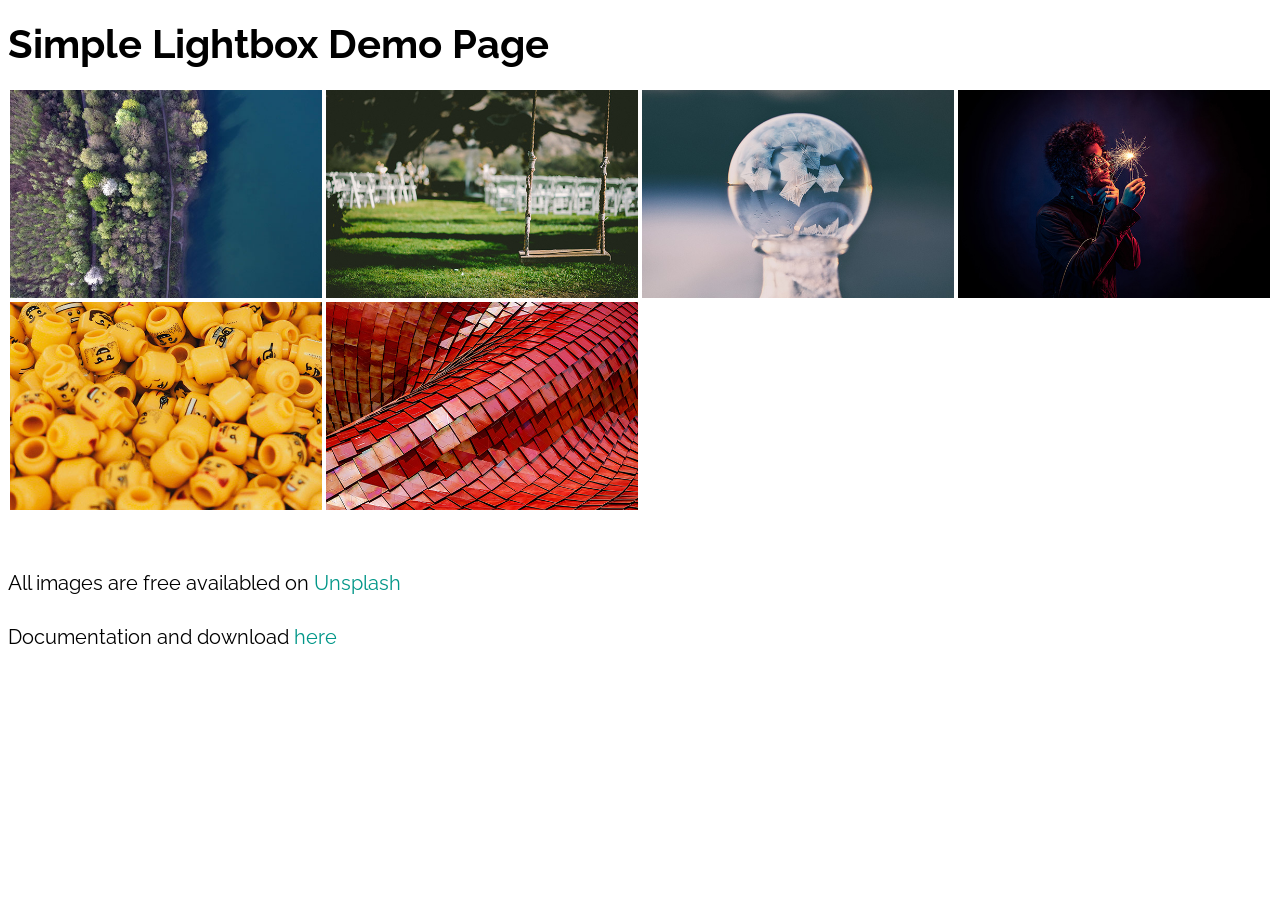
<file: node_modules/simplelightbox/demo/onlyImages.html>
<!DOCTYPE html>
<html lang="en">
<head>
    <meta charset="utf-8">
    <meta http-equiv="X-UA-Compatible" content="IE=edge">
    <meta content="width=device-width, initial-scale=1, maximum-scale=1, user-scalable=no" name="viewport">
    <title>Simple Lightbox - Responsive touch friendly Image lightbox</title>
    <link href="https://fonts.googleapis.com/css?family=Raleway:300,400,700" rel="stylesheet">
    <link rel="stylesheet" href="../dist/simple-lightbox.css?v2.14.0" />
    <style>
        body {
            font-family: 'Raleway', sans-serif;
            font-size: 20px;
            line-height: 34px;
        }

        * {
            box-sizing: border-box;
        }

        .container .gallery a img {
            float: left;
            width: 25%;
            height: auto;
            border: 2px solid #fff;
            -webkit-transition: -webkit-transform .15s ease;
            -moz-transition: -moz-transform .15s ease;
            -o-transition: -o-transform .15s ease;
            -ms-transition: -ms-transform .15s ease;
            transition: transform .15s ease;
            position: relative;
        }

        .clear {
            clear: both;
        }

        a {
            color: #009688;
            text-decoration: none;
        }

        a:hover {
            color: #01695f;
            text-decoration: none;
        }
    </style>
</head>
<body>
<div class="container">
    <h1 class="align-center">Simple Lightbox Demo Page</h1>
    <div class="gallery">
        <a href="img/full/01.jpg" class="big"><img src="img/thumb/01.jpg" alt="" title="Beautiful Image" /></a>
        <a href="img/full/02.jpg"><img src="img/thumb/02.jpg" alt="" title=""/></a>
        <a href="img/full/03.jpg"><img src="img/thumb/03.jpg" alt="" title="Beautiful Image"/></a>
        <a href="img/full/04.jpg"><img src="img/thumb/04.jpg" alt="" title=""/></a>
        <a href="img/full/05.jpg"><img src="img/thumb/05.jpg" alt="" title=""/></a>
        <a href="img/full/06.jpg"><img src="img/thumb/06.jpg" alt="" title=""/></a>
        <div class="clear"></div>
    </div>
    <br>
    <p>All images are free availabled on <a href="https://unsplash.com/" target="_blank">Unsplash</a></p>
    <p>Documentation and download <a target="_blank" href="https://simplelightbox.com">here</a></p>
</div>
<script src="../dist/simple-lightbox.js?v2.14.0"></script>
<script>
    (function() {
        var $gallery = new SimpleLightbox('.gallery a', {});
    })();
</script>
</body>
</html>
</file>
<file: css/common.css>
* {
  box-sizing: border-box;
}

body {
  margin: 16px;
  font-family: -apple-system, BlinkMacSystemFont, 'Segoe UI', Roboto, Oxygen,
    Ubuntu, Cantarell, 'Open Sans', 'Helvetica Neue', sans-serif;
  -webkit-font-smoothing: antialiased;
  -moz-osx-font-smoothing: grayscale;
  background-color: #fafafa;
  color: #212121;
  line-height: 1.5;
}

input {
  padding: 8px;
  font: inherit;
}

button {
  padding: 8px 12px;
  cursor: pointer;
}
</file>
<file: node_modules/simplelightbox/demo/demo.css>
/*! normalize.css v7.0.0 | MIT License | github.com/necolas/normalize.css */button,hr,input{overflow:visible}audio,canvas,progress,video{display:inline-block}progress,sub,sup{vertical-align:baseline}[type=checkbox],[type=radio],legend{box-sizing:border-box;padding:0}html{line-height:1.15;-ms-text-size-adjust:100%;-webkit-text-size-adjust:100%}body{margin:0}article,aside,details,figcaption,figure,footer,header,main,menu,nav,section{display:block}h1{font-size:2em;margin:.67em 0}figure{margin:1em 40px}hr{box-sizing:content-box;height:0}code,kbd,pre,samp{font-family:monospace,monospace;font-size:1em}a{background-color:transparent;-webkit-text-decoration-skip:objects}abbr[title]{border-bottom:none;text-decoration:underline;text-decoration:underline dotted}b,strong{font-weight:bolder}dfn{font-style:italic}mark{background-color:#ff0;color:#000}small{font-size:80%}sub,sup{font-size:75%;line-height:0;position:relative}sub{bottom:-.25em}sup{top:-.5em}audio:not([controls]){display:none;height:0}img{border-style:none}svg:not(:root){overflow:hidden}button,input,optgroup,select,textarea{font-family:sans-serif;font-size:100%;line-height:1.15;margin:0}button,select{text-transform:none}[type=reset],[type=submit],button,html [type=button]{-webkit-appearance:button}[type=button]::-moz-focus-inner,[type=reset]::-moz-focus-inner,[type=submit]::-moz-focus-inner,button::-moz-focus-inner{border-style:none;padding:0}[type=button]:-moz-focusring,[type=reset]:-moz-focusring,[type=submit]:-moz-focusring,button:-moz-focusring{outline:ButtonText dotted 1px}fieldset{padding:.35em .75em .625em}legend{color:inherit;display:table;max-width:100%;white-space:normal}textarea{overflow:auto}[type=number]::-webkit-inner-spin-button,[type=number]::-webkit-outer-spin-button{height:auto}[type=search]{-webkit-appearance:textfield;outline-offset:-2px}[type=search]::-webkit-search-cancel-button,[type=search]::-webkit-search-decoration{-webkit-appearance:none}::-webkit-file-upload-button{-webkit-appearance:button;font:inherit}summary{display:list-item}[hidden],template{display:none}

/*prism js*/
code[class*=language-],pre[class*=language-]{color:#000;background:0 0;text-shadow:0 1px #fff;font-family:Consolas,Monaco,'Andale Mono','Ubuntu Mono',monospace;text-align:left;white-space:pre;word-spacing:normal;word-break:normal;word-wrap:normal;line-height:1.5;-moz-tab-size:4;-o-tab-size:4;tab-size:4;-webkit-hyphens:none;-moz-hyphens:none;-ms-hyphens:none;hyphens:none}code[class*=language-] ::-moz-selection,code[class*=language-]::-moz-selection,pre[class*=language-] ::-moz-selection,pre[class*=language-]::-moz-selection{text-shadow:none;background:#b3d4fc}code[class*=language-] ::selection,code[class*=language-]::selection,pre[class*=language-] ::selection,pre[class*=language-]::selection{text-shadow:none;background:#b3d4fc}@media print{code[class*=language-],pre[class*=language-]{text-shadow:none}}pre[class*=language-]{padding:1em;margin:.5em 0;overflow:auto}:not(pre)>code[class*=language-],pre[class*=language-]{background:#f5f2f0}:not(pre)>code[class*=language-]{padding:.1em;border-radius:.3em;white-space:normal}.token.cdata,.token.comment,.token.doctype,.token.prolog{color:#708090}.token.punctuation{color:#999}.namespace{opacity:.7}.token.boolean,.token.constant,.token.deleted,.token.number,.token.property,.token.symbol,.token.tag{color:#905}.token.attr-name,.token.builtin,.token.char,.token.inserted,.token.selector,.token.string{color:#690}.language-css .token.string,.style .token.string,.token.entity,.token.operator,.token.url{color:#a67f59;background:hsla(0,0%,100%,.5)}.token.atrule,.token.attr-value,.token.keyword{color:#07a}.token.function{color:#DD4A68}.token.important,.token.regex,.token.variable{color:#e90}.token.bold,.token.important{font-weight:700}.token.italic{font-style:italic}.token.entity{cursor:help}

* {
	-webkit-box-sizing: border-box;
	-moz-box-sizing: border-box;
	box-sizing: border-box;
}

.dark-primary-color    { background: #512DA8; }
.default-primary-color { background: #673AB7; }
.light-primary-color   { background: #D1C4E9; }
.text-primary-color    { color: #FFFFFF; }
.accent-color          { background: #009688; }
.primary-text-color    { color: #212121; }
.secondary-text-color  { color: #757575; }
.divider-color         { border-color: #BDBDBD; }

body {
	font-family: 'Raleway', sans-serif;
	display: none;
	font-size: 20px;
	line-height: 34px;
}

.clearing {
	clear:both;
}

h1 {
	font-size: 3.8rem;
	font-weight: 200;
	margin-bottom: 45px;
}

h2 {
	font-size: 1.875rem;
	font-weight: 200;
	margin-bottom: 35px;
}

.info h1 {
	margin: 0 0 10px;
	font-size: 2.5rem;
	font-weight: 300;
}

.info h1 sup {
	font-size: 1.5rem;
}

header {
	background-image: url(img/bg.jpg);
	background-size: cover;
	width: 100%;
	height: 500px;
	position: relative;
}

header .gradient {
	background: #512DA8; /* Old browsers */
	background: -moz-linear-gradient(-45deg, #512DA8 2%, #673AB7 100%); /* FF3.6-15 */
	background: -webkit-linear-gradient(-45deg, #512DA8 2%,#673AB7 100%); /* Chrome10-25,Safari5.1-6 */
	background: linear-gradient(135deg, #512DA8 2%,#673AB7 100%); /* W3C, IE10+, FF16+, Chrome26+, Opera12+, Safari7+ */
	filter: progid:DXImageTransform.Microsoft.gradient( startColorstr='#512DA8', endColorstr='#673AB7',GradientType=1 ); /* IE6-9 fallback on horizontal gradient */
	position: absolute;
	top: 0;
	left: 0;
	right: 0;
	bottom: 0;
	opacity: 0.7;
}

.header-container {
	position: absolute;
	top: 150px;
	left: 0;
	right: 0;
	bottom: 0;
	color: #fff;
}

.scroll-hint {
	display: block;
	width: 26px;
	height: 44px;
	position: absolute;
	left: 50%;
	margin-left: -20px;
	bottom: 40px;
	color: #fff;
	background: url(img/mouse.svg) no-repeat center center;
}

.scroll-hint .scrollwheel {
	position: absolute;
	left: 50%;
	top: 10px;
	height: 10px;
	width: 2px;
	background: #fff;
	display: block;
	border-radius: 1px;
	margin-left: -1px;
}

.header-container nav {
	position: absolute;
	bottom: 0;
}

.header-container nav a {
	text-decoration: none;
	padding: 10px;
	display: inline-block;
}

.btn {
	box-shadow: 0 3px 10px rgba(0, 0, 0, 0.23), 0 3px 10px rgba(0, 0, 0, 0.16);
	color: #fff;
	padding: 10px;
	display: inline-block;
	background: #009688;
}

.btn:hover {
	background: #01695f;
	color: #fff;
}

.btn.github {
	background: #202d5f;
}

.btn.github:hover {
	background: #141c3c;
}

.btn.wordpress {
	background: #0073aa;
}
.btn.wordpress:hover {
	background: #004667;
}

.btn.typo3 {
	background: #ff8700;
}
.btn.typo3:hover {
	background: #b35f00;
}

.container {
	width: 1140px;
	max-width: 100%;
	margin: auto;
	padding-right: 15px;
	padding-left: 15px;
}

.demo-container {
	position: relative;
}

.info {
	float: left;
}

.small-demo {
	background: #fff;
	box-shadow:0px 8px 12px 1px rgba(0,0,0, 0.49);
	-moz-box-shadow:0px 8px 12px 1px rgba(0,0,0, 0.49);
	-webkit-box-shadow:0px 8px 12px 1px rgba(0,0,0, 0.49);
	width: 60%;
	float: right;
}

.small-demo .caption {
	padding: 10px;
	color: #212121;
	font-size: 0.875rem;
}

.small-demo a {
	max-width: 33.3333333333333333333%;
	float: left;
	overflow: hidden;
}
.small-demo img {
	max-width: 100%;
	width: 100%;
	height: auto;
	display: block;
	-webkit-transition: -webkit-transform .35s ease;
	-moz-transition: -moz-transform .35s ease;
	-o-transition: -o-transform .35s ease;
	-ms-transition: -ms-transform .35s ease;
	transition: transform .35s ease;
}

.small-demo a:hover img {
	-webkit-transform: scale(1.05);
	-moz-transform: scale(1.05);
	-o-transform: scale(1.05);
	-ms-transform: scale(1.05);
	transform: scale(1.05);
}

section {
	padding: 50px 0;
}

.row {
	margin-right: -15px;
	margin-left: -15px;
}
.row:before,
.row:after {
	display: table;
  content: " ";
}

.row:after {
	clear: both;
}

.col-left {
	float: left;
	width: 25%;
	padding: 0 15px;
}

.col-right {
	float: left;
	width: 75%;
	padding: 0 15px;
}

table {
	width: 100%;
	max-width: 100%;
	margin-bottom: 20px;
	border-spacing: 0;
	border-collapse: collapse;
	font-size: 16px;
}

table tr th {
	padding: 20px;
	border-bottom: 0px;
	background: #f5f5f5;
	font-weight: 600;
}

table tr td {
	padding: 15px 20px;
	border-bottom: 0px;
	border-top: 1px solid #e3e3e3;
}

table tr:nth-of-type(even) {
	background-color: #f9f9f9;
}

table

th {
	text-align: left;
}

a {
	color: #009688;
	text-decoration: none;
}
a:hover {
	color: #01695f;
}

.flyin-navi {
	height: 50px;
	position: fixed;
	display: none;
	top: 0;
	left: 0;
	right: 0;
	background: #009688;
}

.flyin-navi li a {
	color: #fff;
	padding: 0 10px;
}

.flyin-navi ul {
	margin: 0;
	padding: 0;
}

.flyin-navi li {
	float: left;
	list-style: none;
	line-height: 50px;
}

.flyin-navi li.active a {
	font-weight: bold;
}

footer {
	background: #f5f5f5;
	padding: 30px 0;
}

/* Responsive */
@media (max-width: 991px) {
	body {
		font-size: 90%;
	}

	.info h1 {
		font-size: 2rem;
	}

	.info h1 sup {
		font-size: 1.25rem;
	}
}

@media (max-width: 763px) {
	body {
		font-size: 90%;
	}

	section {
		padding: 20px 0;
	}

	.col-left,.col-right {
		width: 100%;
	}

	h2 {
		margin-bottom: 10px;
	}

	.info {
		width: 100%;
		float: none;
	}

	.header-container {
		position: static;
		padding-top: 30px;
	}

	.header-container nav {
		position: static;
		margin-bottom: 20px;
	}

	.small-demo {
		width: 100%;
		float: none;
	}
}
</file>
